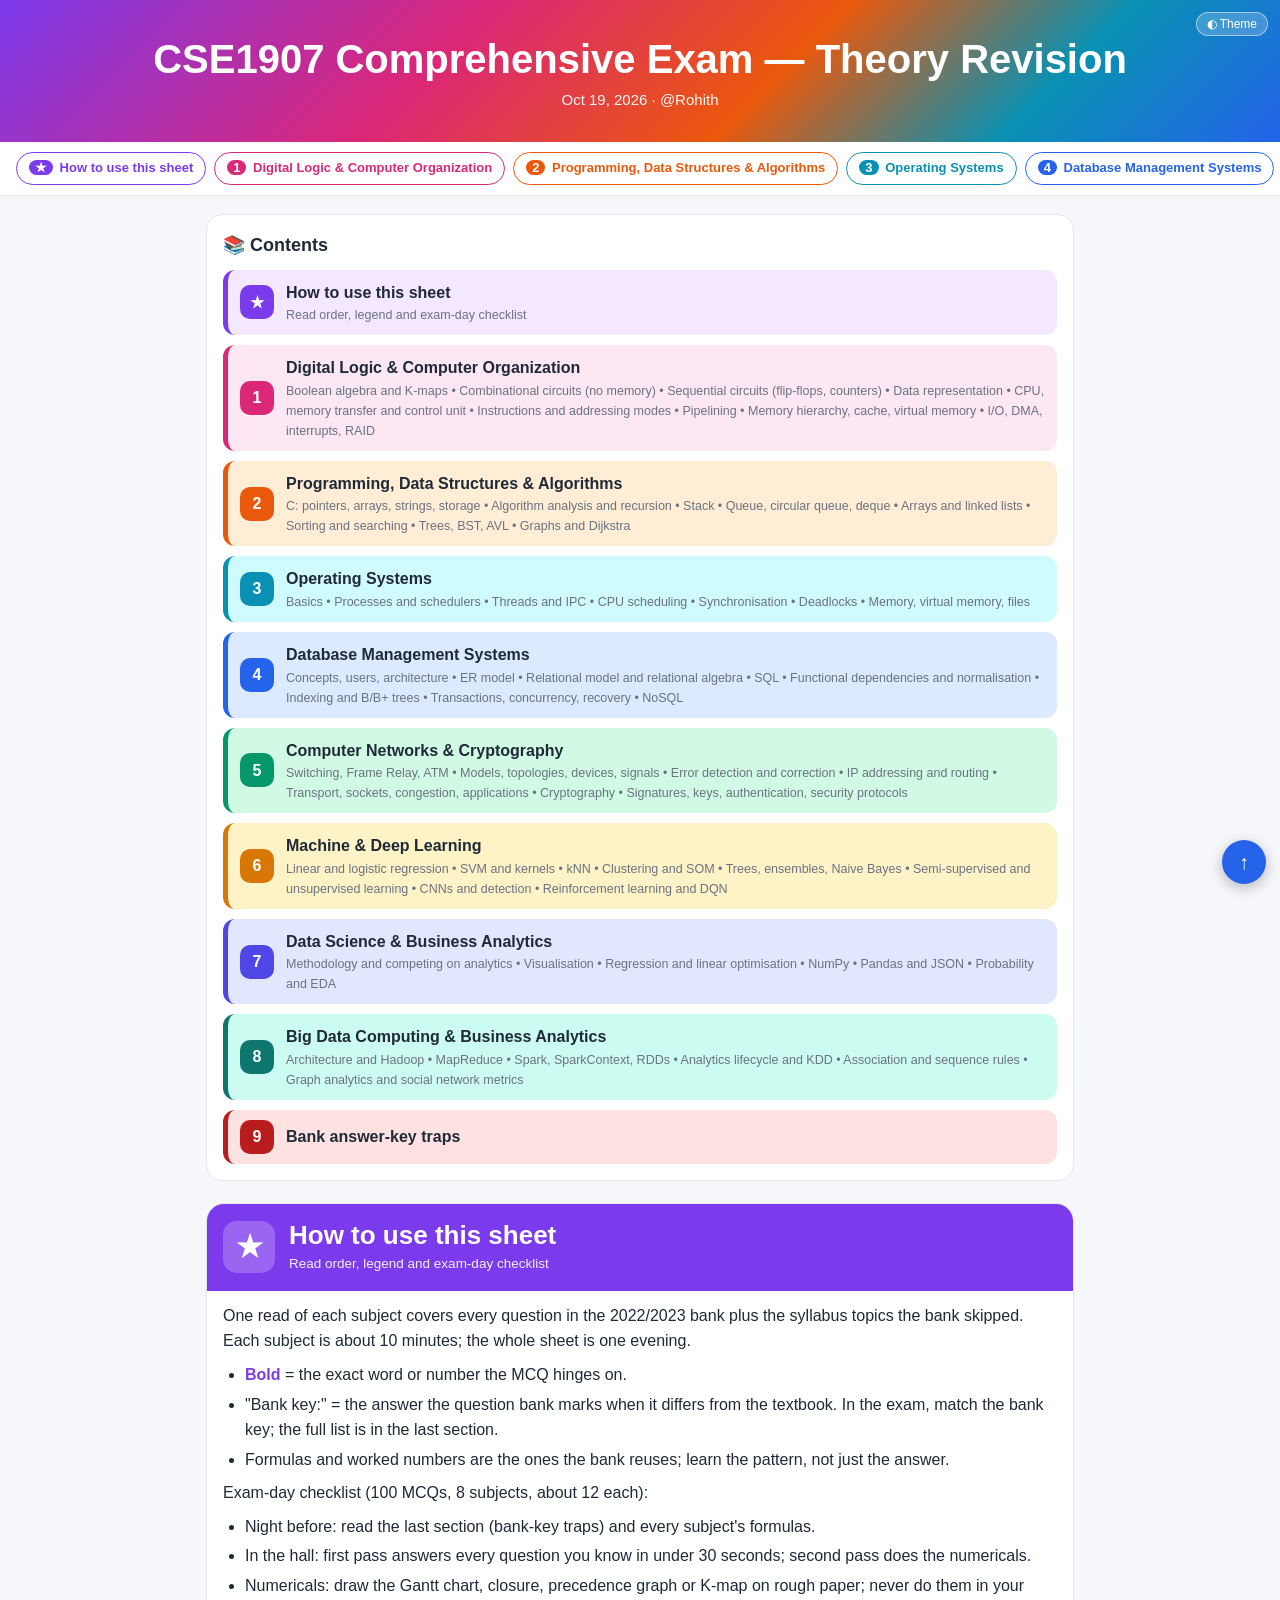
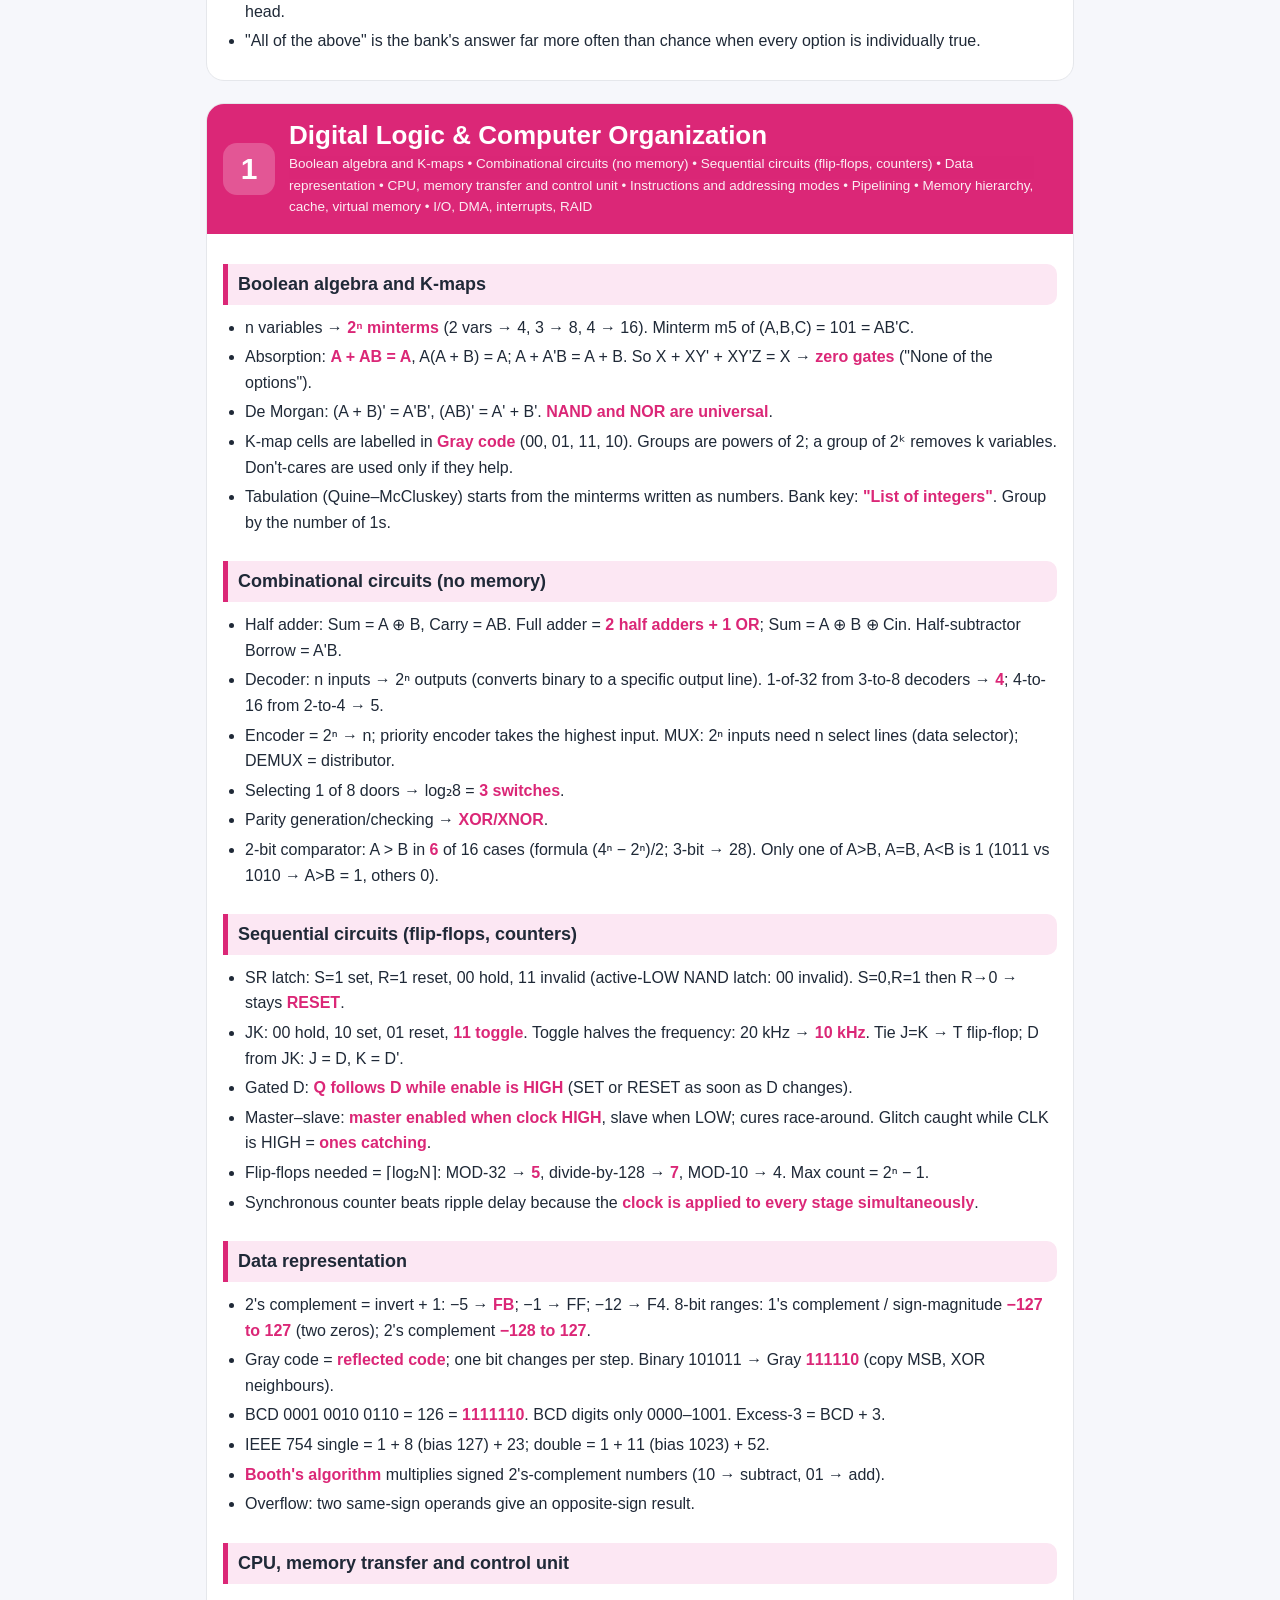
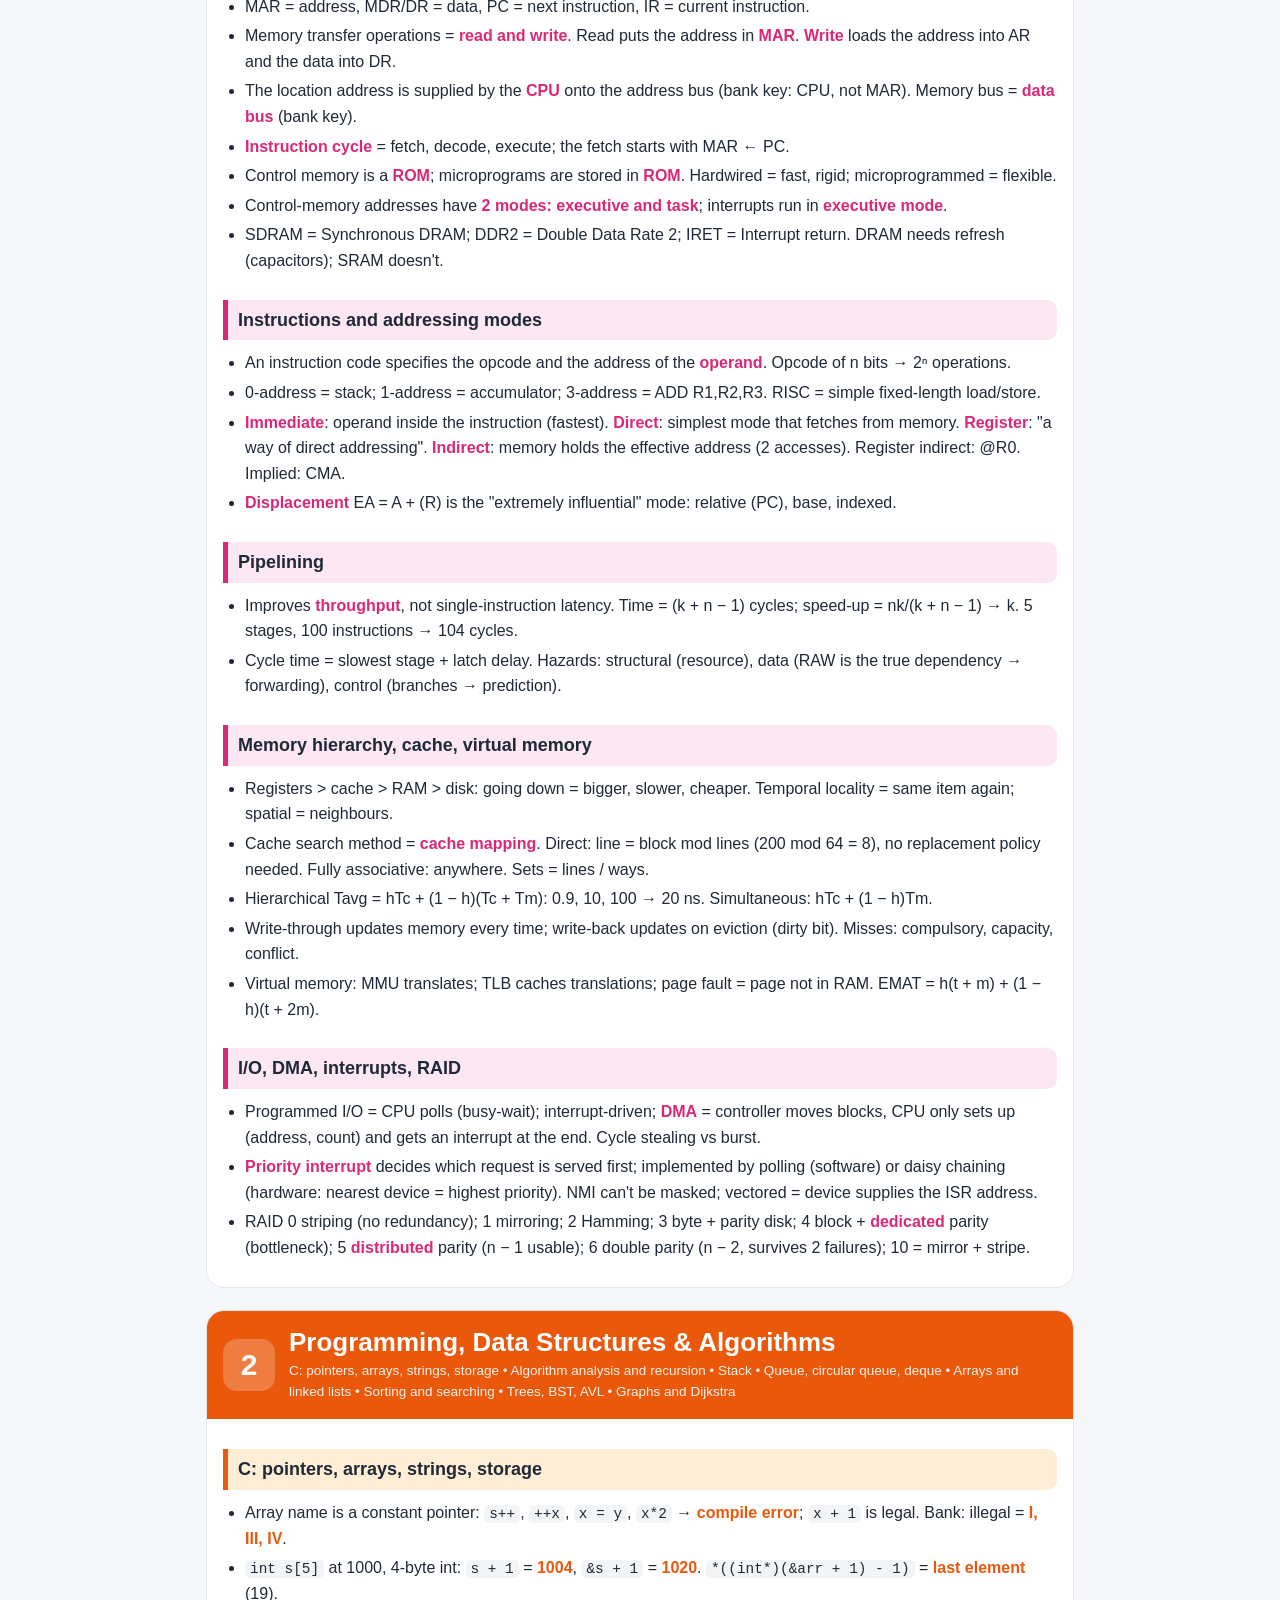
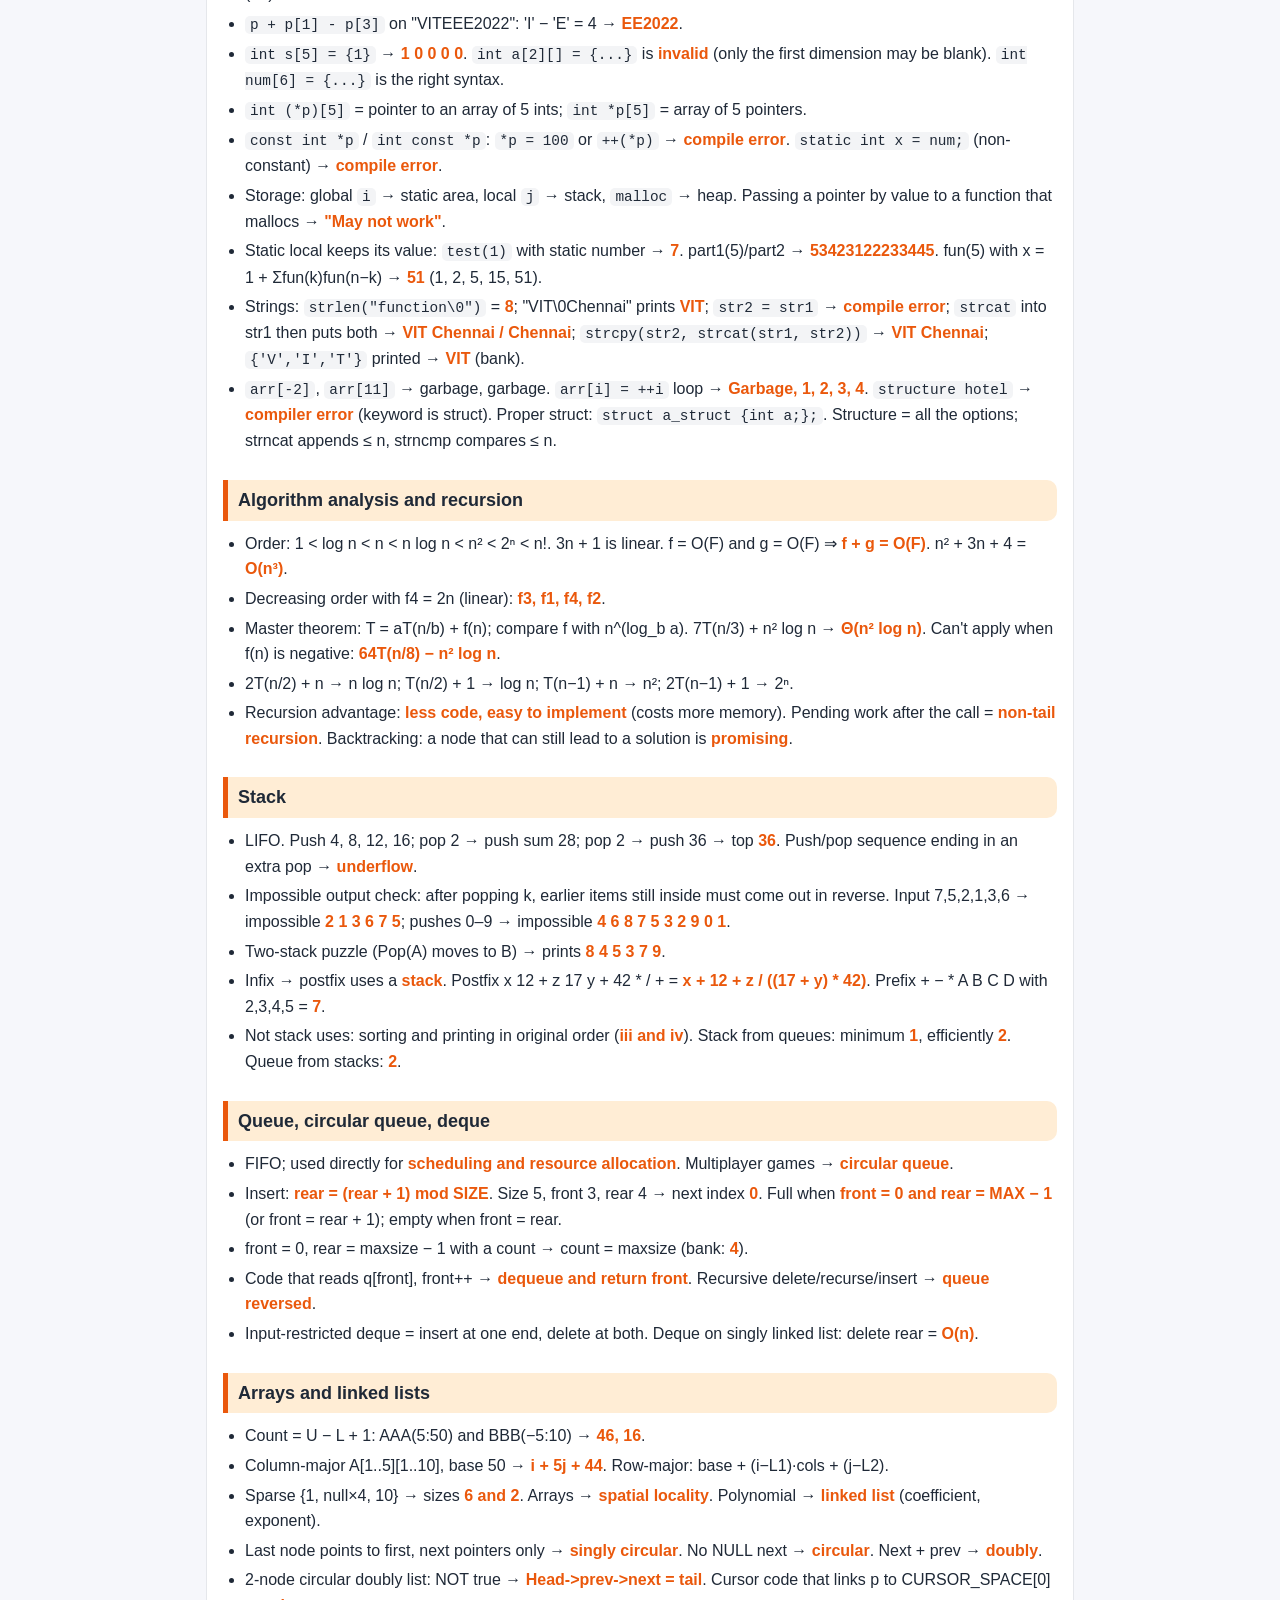
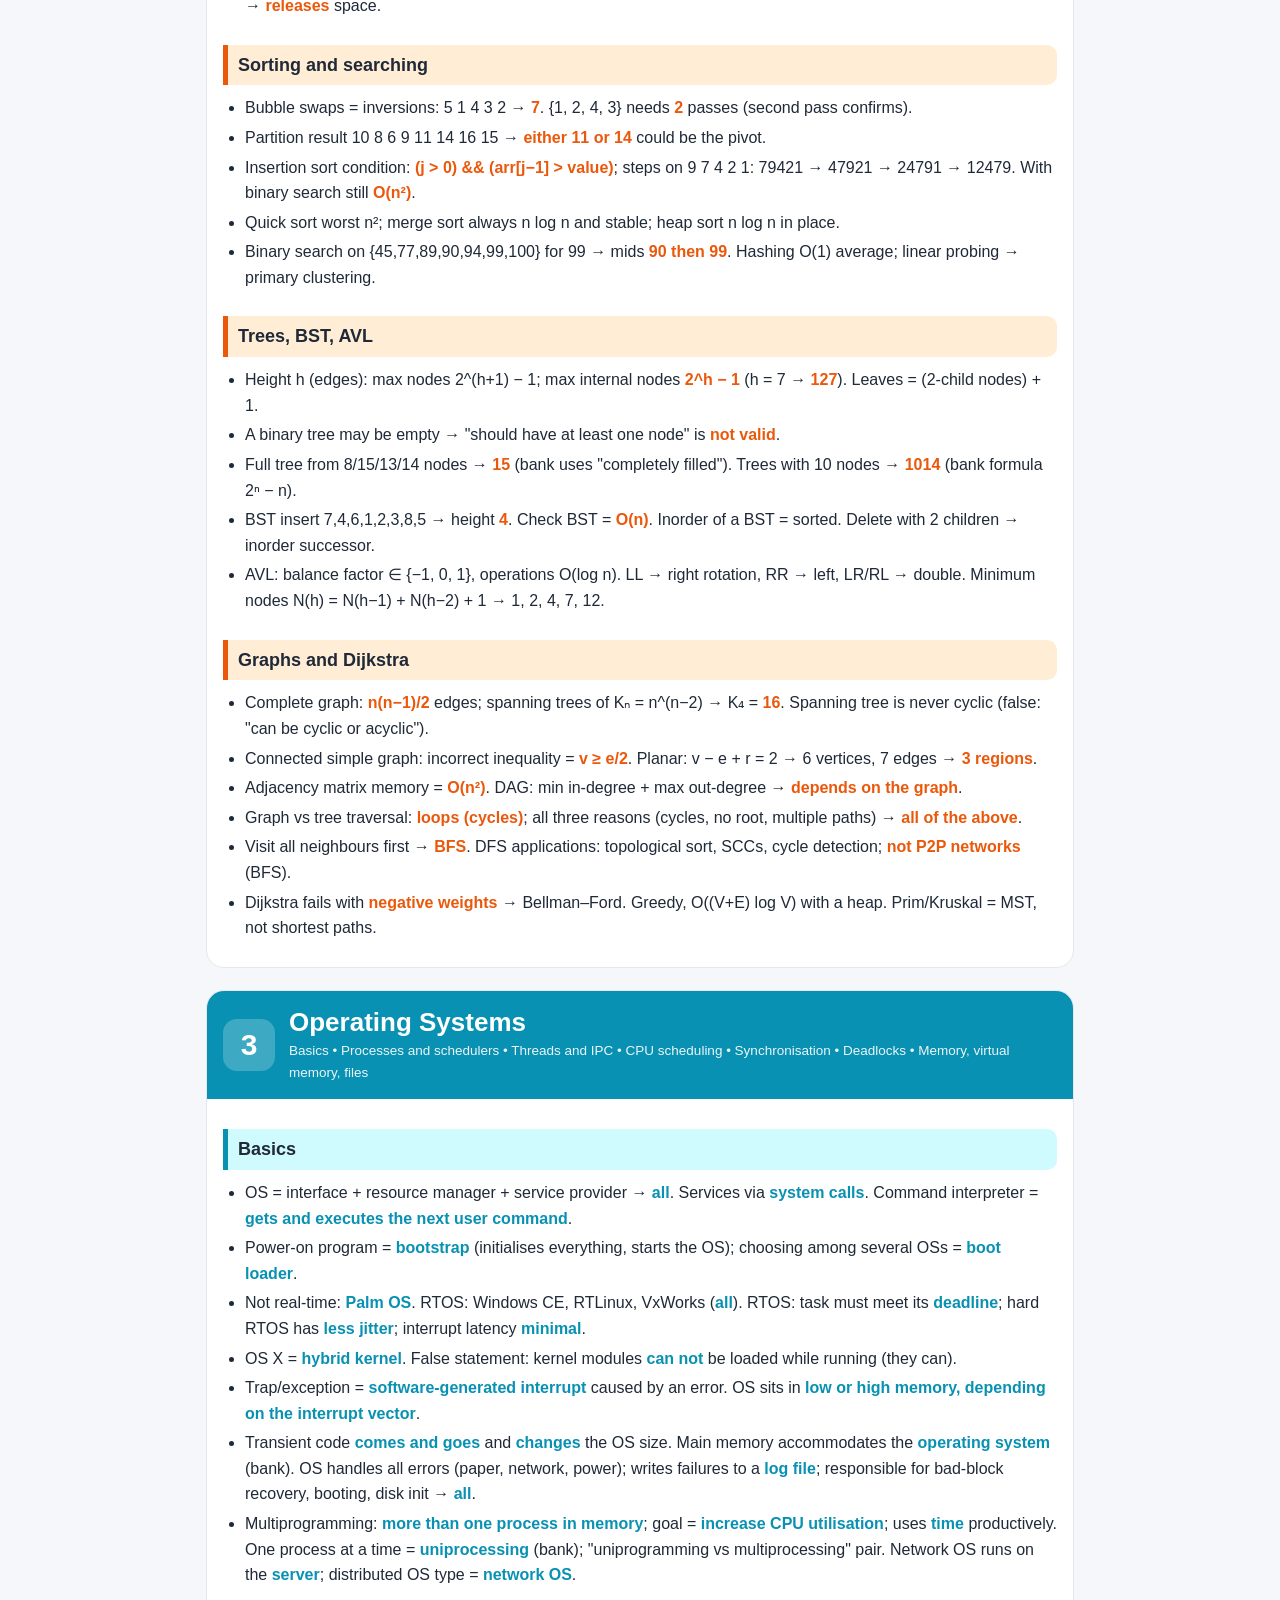
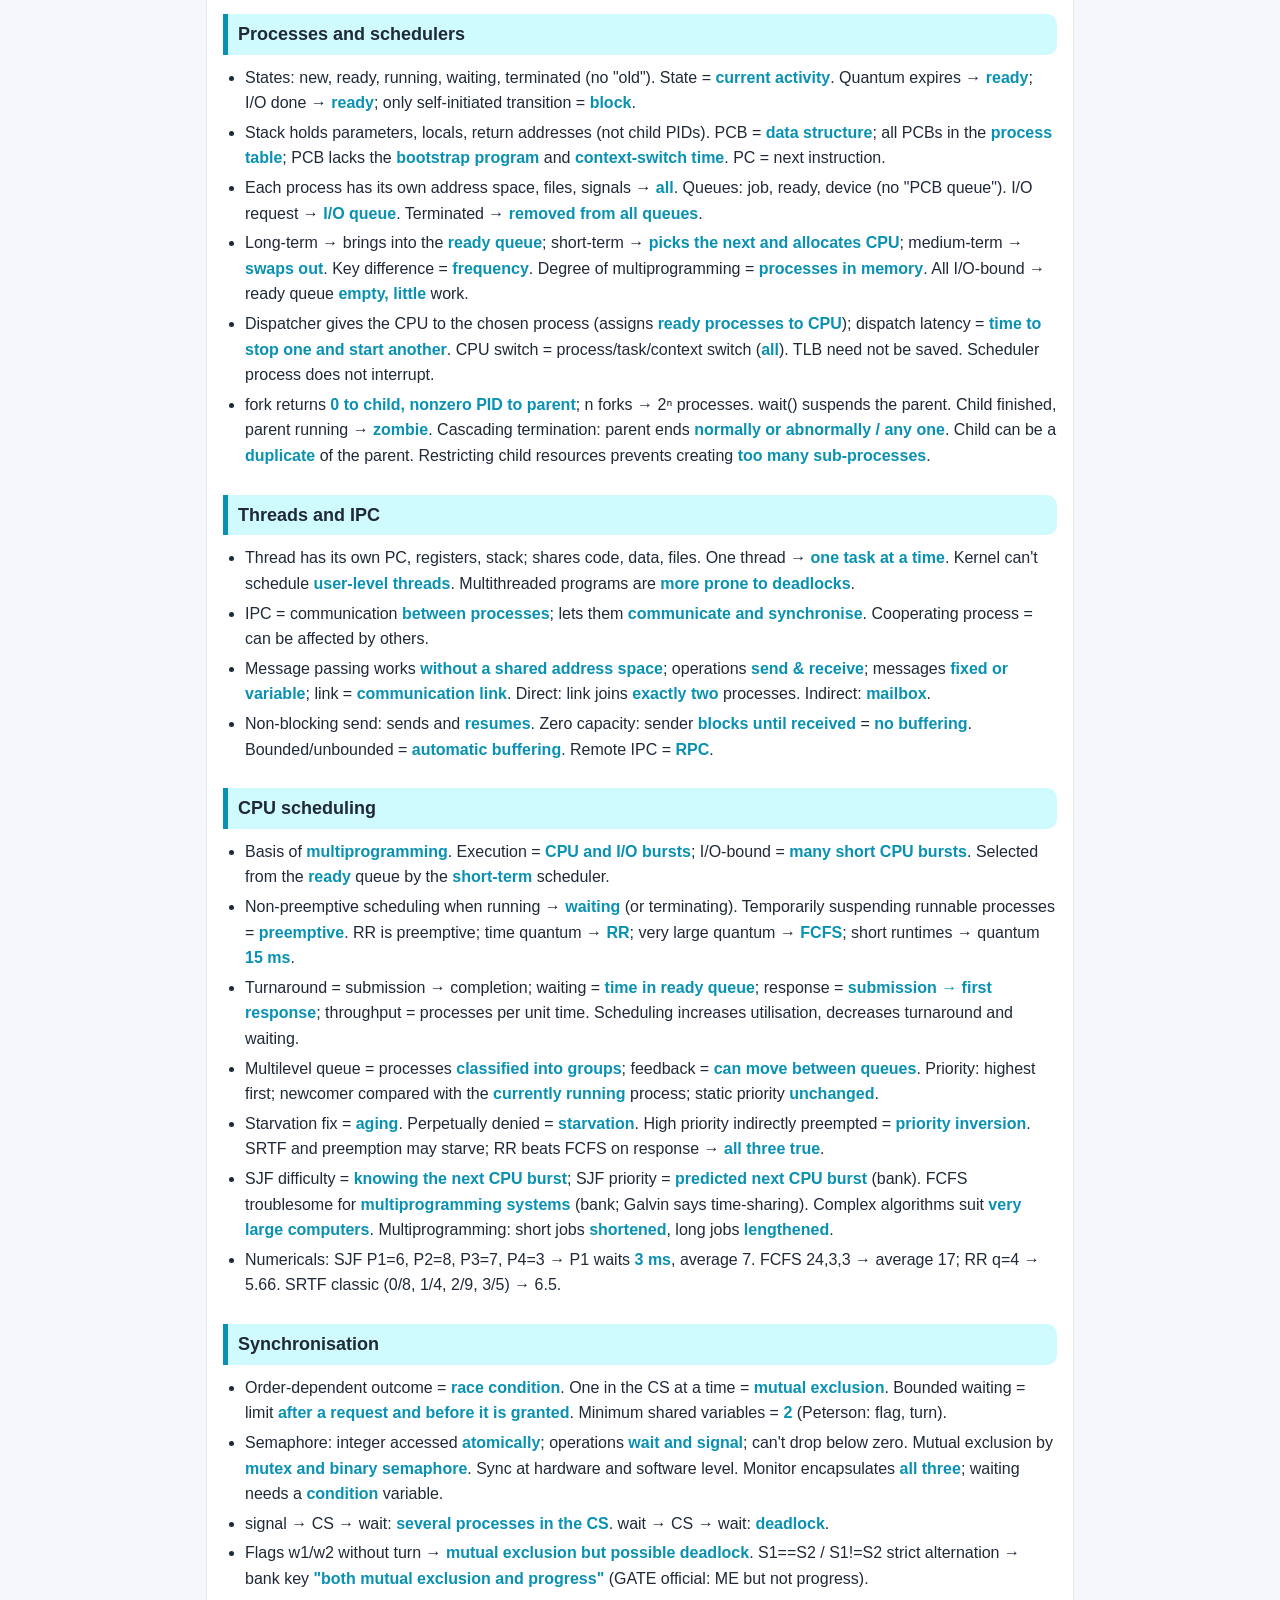
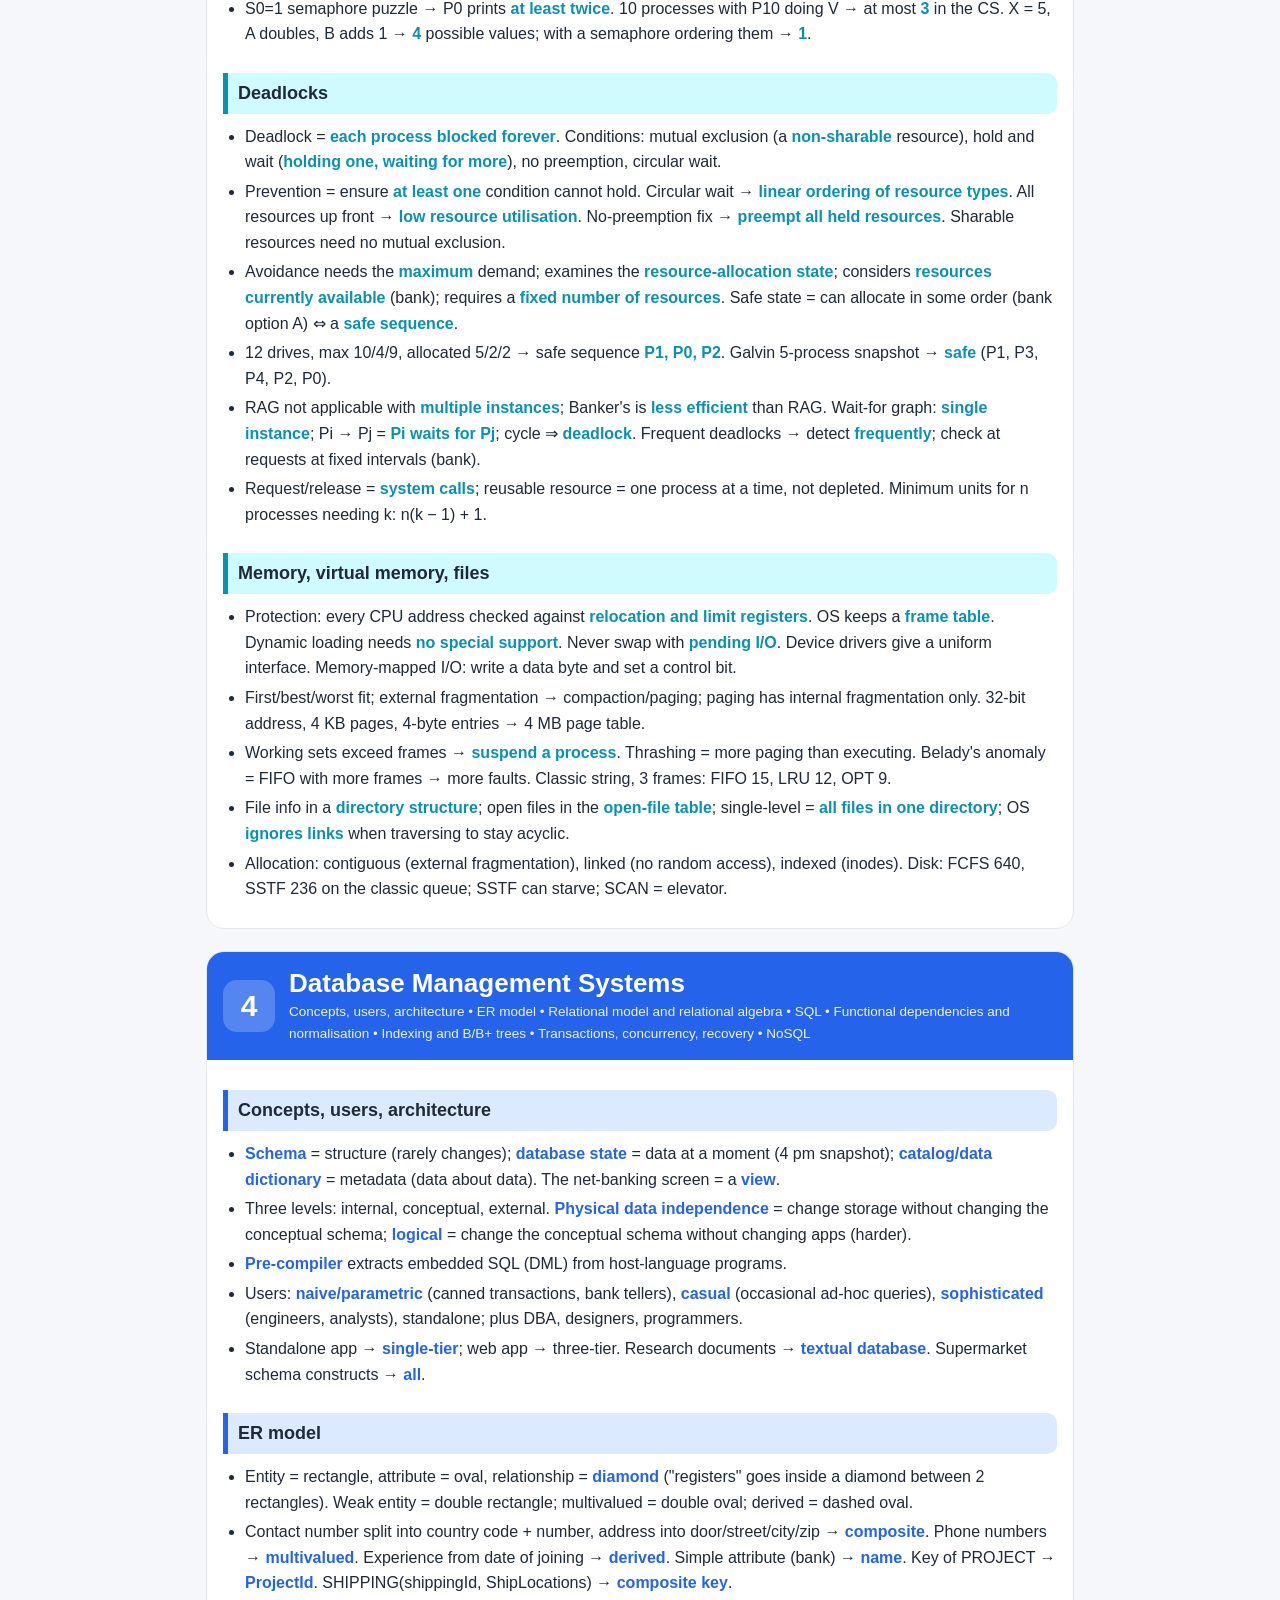
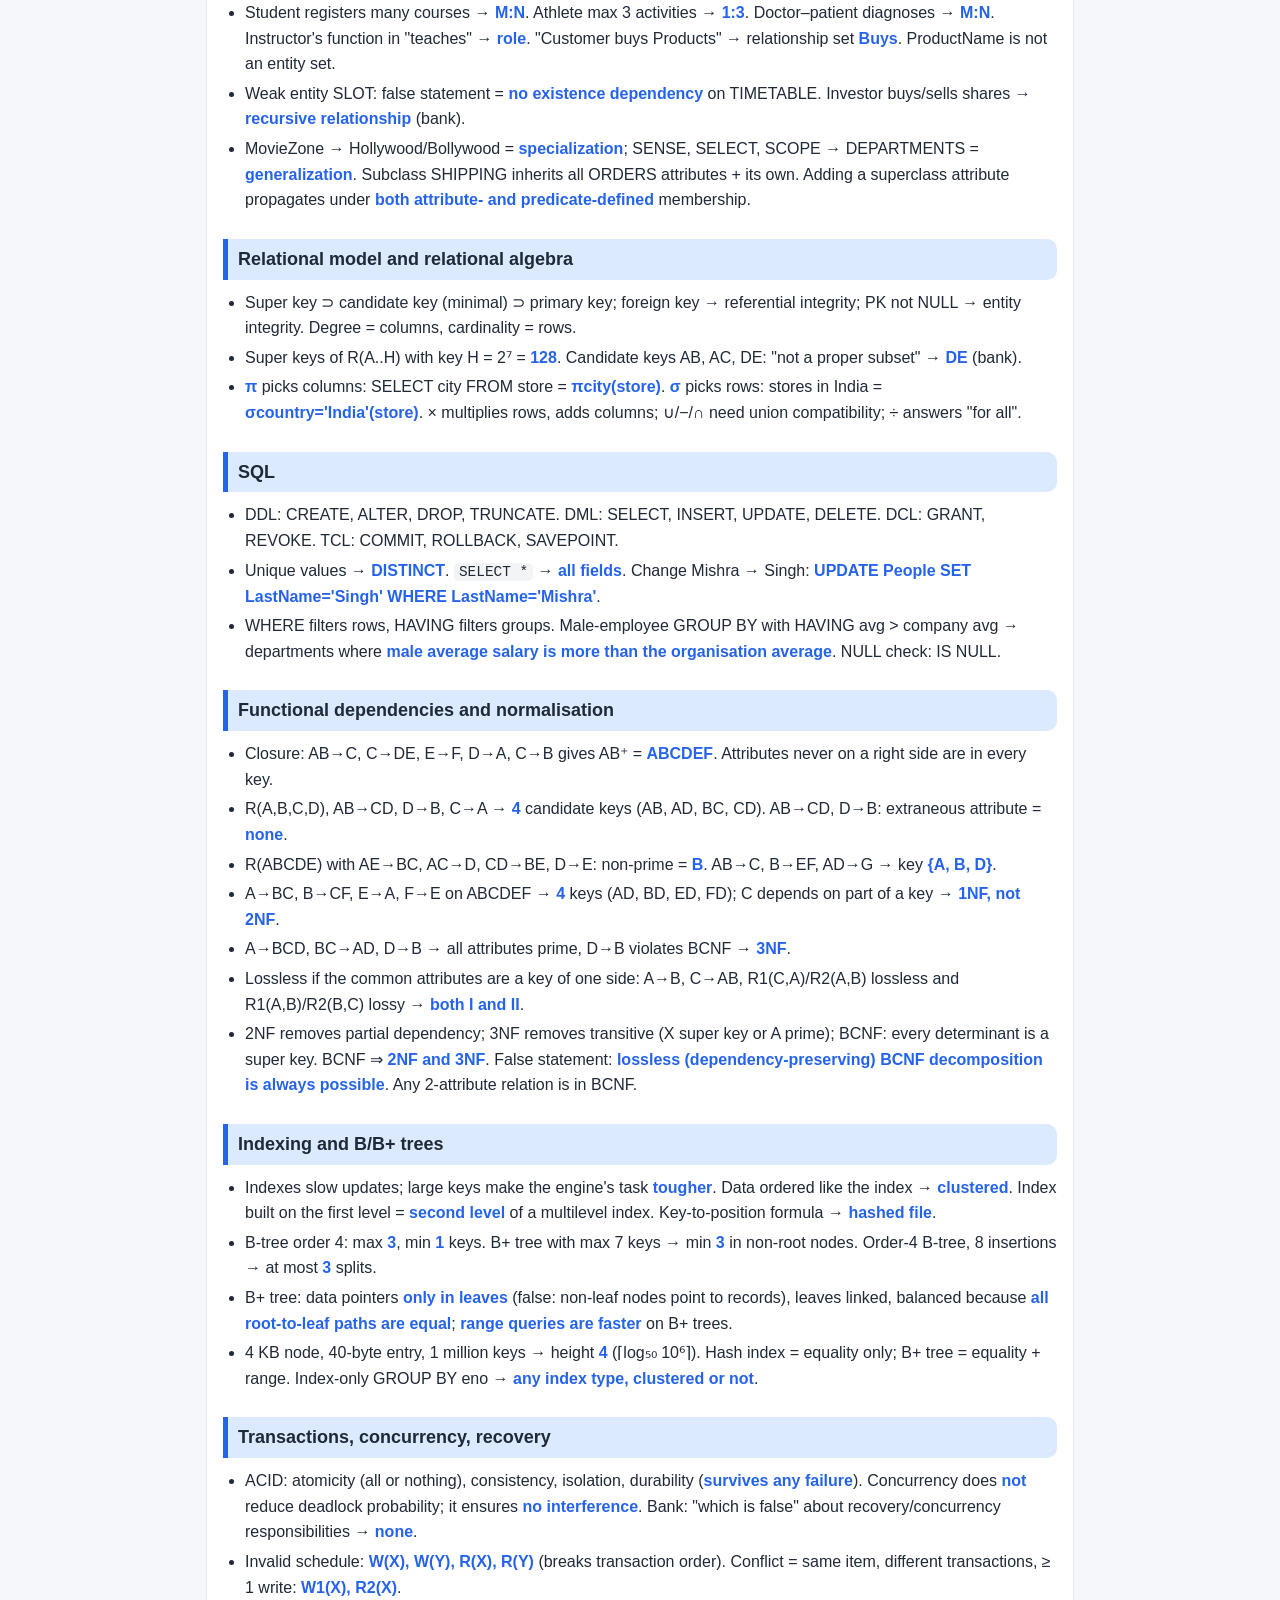
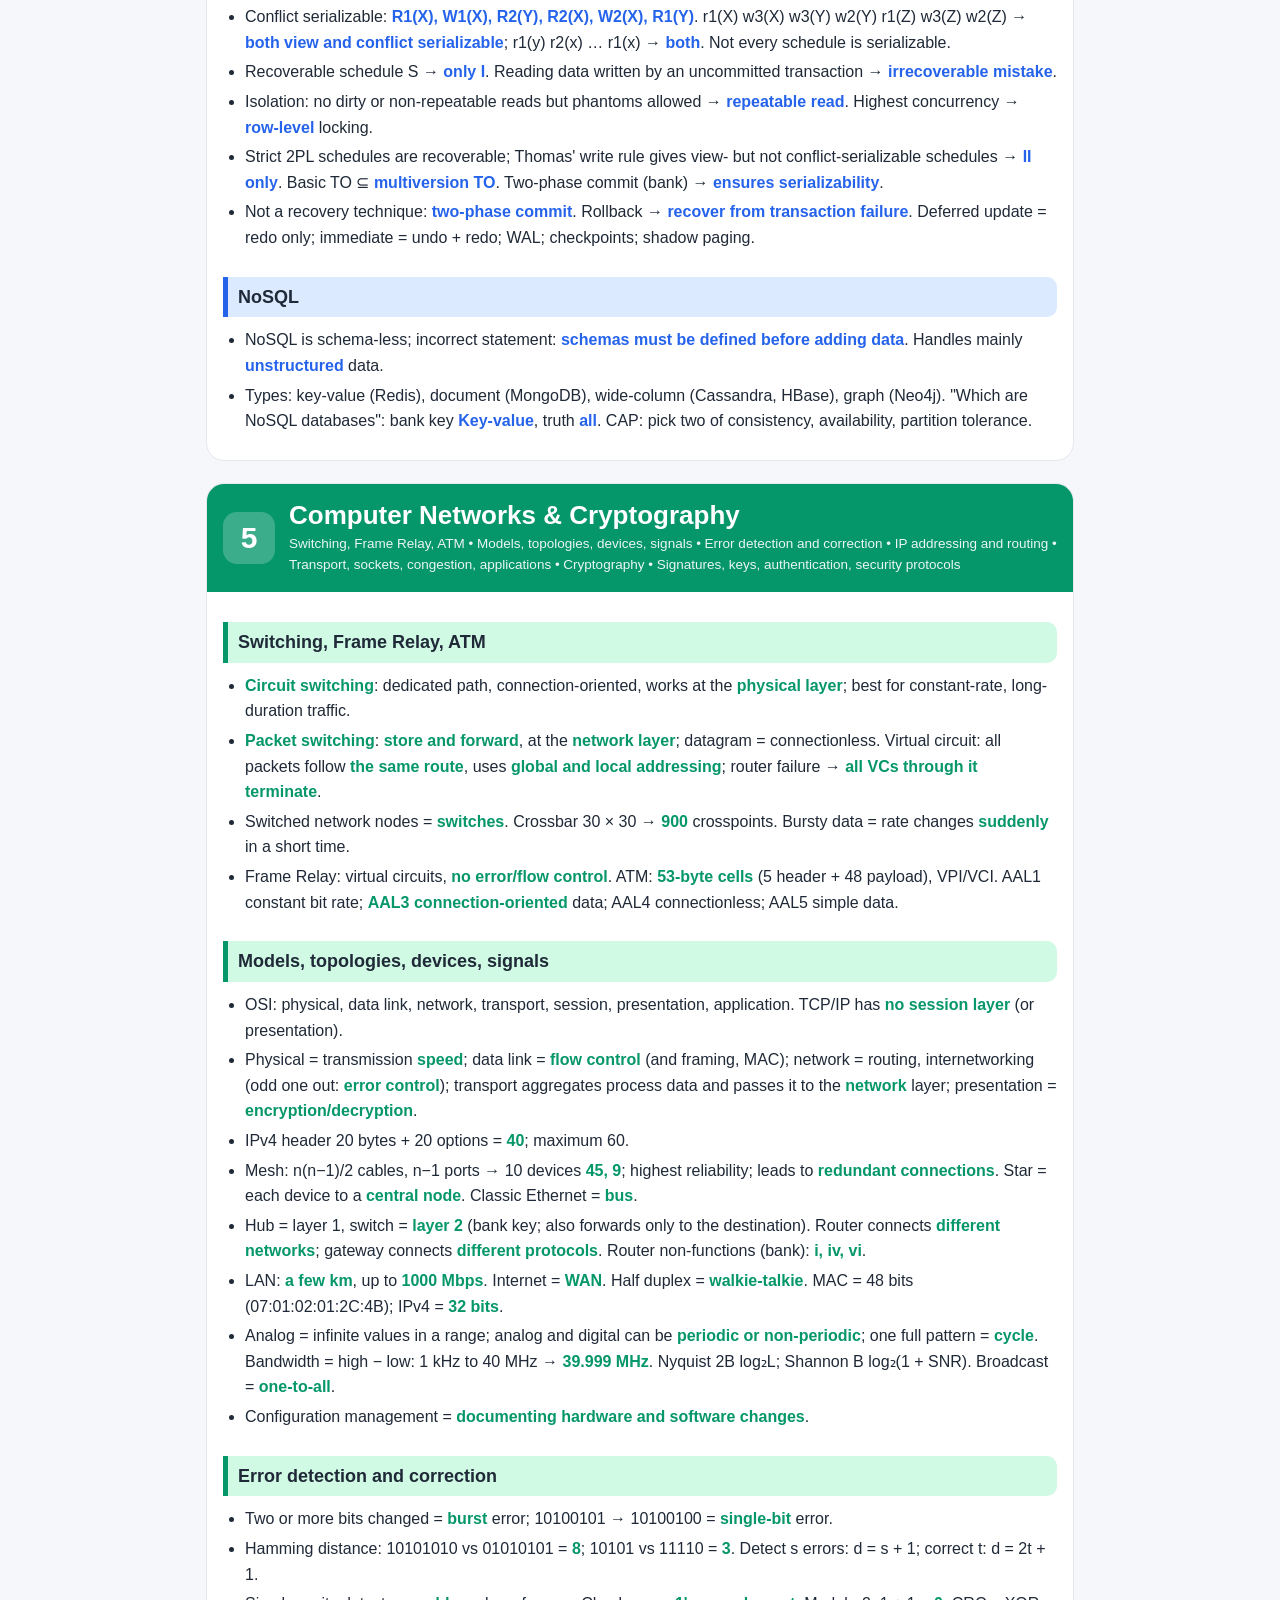
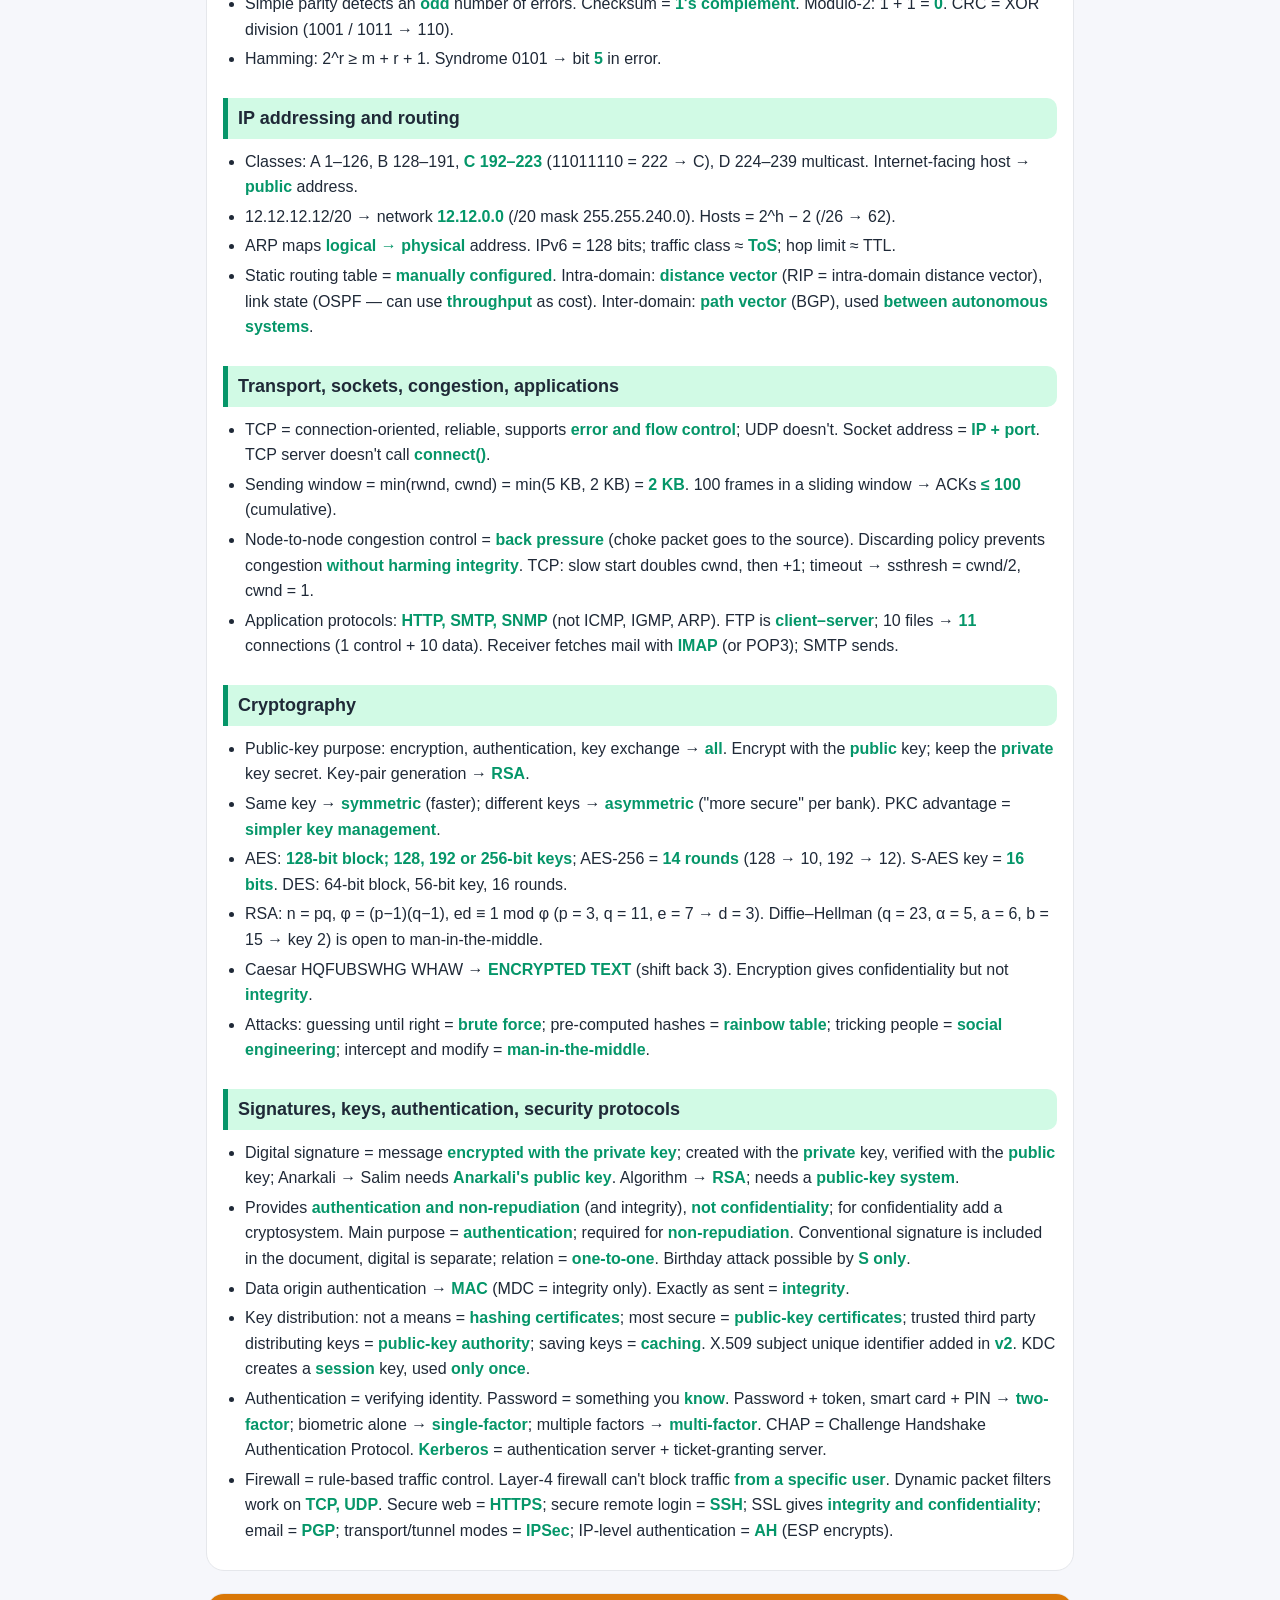
<file: revision/CSE1907_Theory_Revision.html>
<!DOCTYPE html><html lang="en"><head><meta charset="utf-8"><meta name="viewport" content="width=device-width,initial-scale=1"><title>CSE1907 Comprehensive Exam — Theory Revision</title><style>
:root{--bg:#f6f7fb;--card:#fff;--ink:#1f2937;--mut:#6b7280;--line:#e5e7eb;--mark:#fde68a;--code:#f3f4f6}
@media (prefers-color-scheme:dark){:root:not([data-theme=light]){--bg:#0f1117;--card:#181b24;--ink:#e5e7eb;--mut:#9ca3af;--line:#2d3240;--mark:#854d0e;--code:#262a36}}
:root[data-theme=dark]{--bg:#0f1117;--card:#181b24;--ink:#e5e7eb;--mut:#9ca3af;--line:#2d3240;--mark:#854d0e;--code:#262a36}
*{box-sizing:border-box}html{scroll-behavior:smooth;scroll-padding-top:64px}
body{margin:0;background:var(--bg);color:var(--ink);font:16px/1.6 -apple-system,BlinkMacSystemFont,"Segoe UI",Roboto,"Noto Sans",sans-serif;-webkit-text-size-adjust:100%}
.wrap{max-width:900px;margin:0 auto;padding:0 16px 80px}
.hero{position:relative;background:linear-gradient(135deg,#7c3aed,#db2777 35%,#ea580c 60%,#0891b2 80%,#2563eb);color:#fff;padding:36px 16px 30px;text-align:center}
.hero h1{margin:0 0 6px;font-size:clamp(26px,6vw,40px);line-height:1.15}.hero p{margin:0 auto;max-width:640px;opacity:.95;font-size:15px}
.nav{position:sticky;top:0;z-index:5;background:var(--card);border-bottom:1px solid var(--line);display:flex;gap:8px;overflow-x:auto;padding:10px 16px;scrollbar-width:none}.nav::-webkit-scrollbar{display:none}
.nav a{flex:0 0 auto;text-decoration:none;color:var(--c);border:1.5px solid var(--c);border-radius:999px;padding:5px 12px;font-size:13px;font-weight:600;white-space:nowrap}.nav a b{background:var(--c);color:#fff;border-radius:999px;padding:0 6px;margin-right:3px}
.intro{background:var(--card);border:1px solid var(--line);border-radius:16px;padding:16px;margin:18px 0}.intro h2{margin:0 0 10px;font-size:18px}
.tocg{display:grid;gap:10px}.tc{display:flex;gap:12px;align-items:center;text-decoration:none;color:var(--ink);background:var(--s);border-left:5px solid var(--c);border-radius:12px;padding:10px 12px}
:root[data-dark] .tc{background:color-mix(in srgb,var(--c) 18%,var(--card))}.tc small{display:block;color:var(--mut);font-size:12.5px}
.tn{background:var(--c);color:#fff;font-weight:800;border-radius:10px;min-width:34px;height:34px;display:grid;place-items:center}
.legend{display:flex;flex-wrap:wrap;gap:6px;margin-top:12px}.lg{background:var(--bx);color:var(--bc);border:1px solid var(--bc);border-radius:8px;padding:3px 8px;font-size:12px;font-weight:700}.lg i{font-style:normal;margin-right:4px}.lgm{color:var(--ink);border-color:var(--line);font-weight:500}
section{background:var(--card);border:1px solid var(--line);border-radius:18px;margin:22px 0;overflow:hidden}
.sech{display:flex;gap:14px;align-items:center;background:var(--c);color:#fff;padding:16px}.sech h2{margin:0;font-size:clamp(20px,5vw,26px);line-height:1.2}.sech p{margin:2px 0 0;opacity:.92;font-size:13.5px}
.snum{font-size:30px;font-weight:900;background:rgba(255,255,255,.22);border-radius:14px;min-width:52px;height:52px;display:grid;place-items:center}.secb{padding:4px 16px 18px}
h3{font-size:18px;margin:26px 0 10px;padding:6px 10px;border-left:5px solid var(--c);background:var(--s);border-radius:0 10px 10px 0}:root[data-dark] h3{background:color-mix(in srgb,var(--c) 22%,var(--card))}
p{margin:8px 0}ul,ol{padding-left:22px;margin:8px 0}li{margin:4px 0}
strong{color:var(--c)}:root[data-dark] strong{color:color-mix(in srgb,var(--c) 55%,#fff)}
mark{background:var(--mark);color:inherit;padding:1px 4px;border-radius:4px;font-weight:600}code{background:var(--code);padding:1px 5px;border-radius:5px;font-size:.9em}
.tw{overflow-x:auto;margin:12px 0;border-radius:12px;border:1px solid var(--line)}table{border-collapse:collapse;width:100%;font-size:14.5px}table.sm{font-size:13px}
th{background:var(--c);color:#fff;text-align:left;padding:8px 10px;white-space:nowrap}th strong,th mark{color:#fff}td{padding:8px 10px;border-top:1px solid var(--line);vertical-align:top;min-width:70px}
tbody tr:nth-child(even) td{background:color-mix(in srgb,var(--c) 6%,transparent)}td.c0{font-weight:600}
.box{border-left:5px solid var(--bc);background:var(--bx);border-radius:12px;margin:14px 0;overflow:hidden}.bh{display:flex;flex-wrap:wrap;align-items:center;gap:8px;padding:9px 12px 4px}
.bi{background:var(--bc);color:#fff;width:24px;height:24px;border-radius:50%;display:grid;place-items:center;font-weight:800;font-size:13px}.bl{font-size:11px;font-weight:800;letter-spacing:.8px;color:var(--bc)}.bt{font-weight:700;flex:1 1 200px}
.bb{padding:0 14px 10px}.bb p,.bb li{margin:5px 0}.mono{font-family:"Cambria Math","STIX Two Math","Times New Roman",serif;font-size:16px}
.b-key{--bc:#b45309;--bx:#fef3c7} :root[data-dark] .b-key{--bx:#3a2a08}
.b-mn{--bc:#7c3aed;--bx:#ede9fe} :root[data-dark] .b-mn{--bx:#2a1f47}
.b-exam{--bc:#047857;--bx:#d1fae5} :root[data-dark] .b-exam{--bx:#0c3326}
.b-fix{--bc:#b91c1c;--bx:#fee2e2} :root[data-dark] .b-fix{--bx:#3b1414}
.b-f{--bc:#1d4ed8;--bx:#dbeafe} :root[data-dark] .b-f{--bx:#132a52}
.b-def{--bc:#0f766e;--bx:#ccfbf1} :root[data-dark] .b-def{--bx:#0c3230}
.prob{border:2px solid var(--c);border-radius:16px;margin:22px 0;overflow:hidden;background:var(--card)}
.ph{background:var(--c);color:#fff;padding:11px 14px;font-weight:800;font-size:16.5px;line-height:1.35}.ph strong,.ph mark{color:#fff;background:none}
.lbl{display:block;font-size:11px;font-weight:800;letter-spacing:.8px;margin-bottom:2px;color:var(--c)}
.pq{padding:10px 14px;background:var(--s);border-bottom:1px solid var(--line)}:root[data-dark] .pq{background:color-mix(in srgb,var(--c) 18%,var(--card))}
.pg{padding:8px 14px 4px;border-bottom:1px solid var(--line)}.pg ul{margin:4px 0}
.stp{margin:14px 10px;border:1px solid var(--line);border-left:5px solid var(--c);border-radius:12px;overflow:hidden}
.stph{display:flex;gap:10px;align-items:center;padding:9px 12px;background:var(--s)}:root[data-dark] .stph{background:color-mix(in srgb,var(--c) 18%,var(--card))}
.stn{background:var(--c);color:#fff;border-radius:999px;padding:2px 10px;font-size:11.5px;font-weight:800;white-space:nowrap}.stt{font-weight:700;line-height:1.35}
.why{margin:10px 12px 6px;padding:8px 12px;background:#fffbeb;border-left:4px solid #f59e0b;border-radius:8px;font-size:14.5px}:root[data-dark] .why{background:#3a2a08}.why b{color:#b45309}:root[data-dark] .why b{color:#fbbf24}
.work{margin:8px 12px 10px;padding:8px 12px;background:var(--code);border-radius:8px;font-family:"Cambria Math","STIX Two Math","Times New Roman",serif;font-size:16px;overflow-wrap:anywhere}
.work div{margin:3px 0}.work .res{margin-top:6px;padding-top:6px;border-top:1px dashed var(--mut);font-weight:700}
.stp .tw,.stp .mw,.stp pre{margin:8px 12px 12px}.stp .mw .tw{margin:0}
.pans{margin:12px 10px;padding:10px 14px;background:#dcfce7;border:2px solid #16a34a;border-radius:12px;font-weight:600}.pans .lbl{color:#15803d}:root[data-dark] .pans{background:#0d2a20}:root[data-dark] .pans .lbl{color:#4ade80}
.pmean{margin:0 10px 12px;padding:4px 12px 8px;font-size:14.5px;color:var(--mut)}
.mw{margin:12px 0}.mcap{font-weight:700;font-size:14px;margin-bottom:6px}.mtw{display:inline-block;max-width:100%;vertical-align:top}
table.mat{width:auto;border-collapse:collapse;font:600 15px/1.2 ui-monospace,Menlo,Consolas,monospace}
table.mat th{text-align:center;padding:8px 10px;white-space:nowrap}table.mat tbody th{background:var(--c);color:#fff}
table.mat tbody tr td{border:1px solid var(--line);text-align:center;min-width:46px;padding:5px 8px;background:var(--card)}
table.mat td .ar{display:block;font-size:11px;color:var(--mut);line-height:1.1;min-height:12px}
table.mat tbody tr td.hl{background:#bbf7d0}:root[data-dark] table.mat tbody tr td.hl{background:#14532d}
table.mat tbody tr td.fo{background:#fde68a;box-shadow:inset 0 0 0 3px #d97706}:root[data-dark] table.mat tbody tr td.fo{background:#713f12}
.mnote{font-size:13px;color:var(--mut);margin-top:5px}
.stp table:not(.mat){font-size:13.5px}.stp table:not(.mat) th,.stp table:not(.mat) td{padding:6px 7px;min-width:0}
@media (max-width:640px){table.stk thead{display:none}table.stk,table.stk tbody,table.stk tr,table.stk td{display:block;width:100%}
table.stk tr{border-bottom:3px solid var(--c)}table.stk tbody tr:nth-child(even) td{background:transparent}
table.stk td{display:grid;grid-template-columns:38% 1fr;gap:8px;border-top:1px solid var(--line);min-width:0;padding:6px 10px}
table.stk td::before{content:attr(data-l);font-weight:700;font-size:12px;color:var(--c);overflow-wrap:anywhere}
table.stk td.c0{background:var(--s);grid-template-columns:1fr}table.stk td.c0::before{display:none}:root[data-dark] table.stk td.c0{background:color-mix(in srgb,var(--c) 18%,var(--card))}
.stw{overflow-x:visible}}
table.mat th{font:700 13px/1.25 -apple-system,BlinkMacSystemFont,"Segoe UI",Roboto,sans-serif;white-space:normal;max-width:110px}


.pc{margin:16px 0;border:1px solid var(--line);border-radius:14px;overflow:hidden}.pct{padding:9px 12px;font-weight:800;background:var(--s)}:root[data-dark] .pct{background:color-mix(in srgb,var(--c) 22%,var(--card))}
.pcg{display:grid;grid-template-columns:1fr 1fr}.pro,.con{padding:6px 12px 10px}.pro{background:#ecfdf5}.con{background:#fef2f2}:root[data-dark] .pro{background:#0d2a20}:root[data-dark] .con{background:#2e1313}
.pro .pch{color:#047857}.con .pch{color:#b91c1c}.pch{font-weight:800;margin:4px 0}@media (max-width:640px){.pcg{grid-template-columns:1fr}}
pre{background:#111827;color:#e5e7eb;padding:12px 14px;border-radius:12px;overflow-x:auto;font:12.5px/1.45 ui-monospace,Menlo,Consolas,monospace;margin:12px 0}
.steps{margin:14px 0;border:1px dashed var(--c);border-radius:14px;padding:10px 12px}.st{font-weight:800;color:var(--c);margin-bottom:6px}
.sl{list-style:none;padding:0;margin:0}.sl li{display:flex;gap:10px;margin:0;padding:8px 0;border-top:1px solid var(--line)}.sl li:first-child{border-top:0}
.sn{flex:0 0 26px;height:26px;border-radius:50%;background:var(--c);color:#fff;font-weight:800;font-size:13px;display:grid;place-items:center}.sc{min-width:0}.sh{font-weight:700}.sx{margin:2px 0;overflow-wrap:anywhere}
.top{position:fixed;right:14px;bottom:16px;background:#2563eb;color:#fff;border-radius:50%;width:44px;height:44px;display:grid;place-items:center;text-decoration:none;font-size:20px;box-shadow:0 4px 14px rgba(0,0,0,.25)}
.theme{position:absolute;right:12px;top:12px;background:rgba(255,255,255,.2);border:1px solid rgba(255,255,255,.5);color:#fff;border-radius:999px;padding:4px 10px;font-size:12px;cursor:pointer}
footer{text-align:center;color:var(--mut);font-size:13px;margin-top:30px}@media print{.nav,.top,.theme{display:none}}
</style></head><body>
<div class="hero"><button class="theme" onclick="tg()">◐ Theme</button><h1>CSE1907 Comprehensive Exam — Theory Revision</h1><p>Oct 19, 2026 · @Rohith</p></div><nav class="nav"><a href="#s0" style="--c:#7c3aed"><b>★</b> How to use this sheet</a><a href="#s1" style="--c:#db2777"><b>1</b> Digital Logic &amp; Computer Organization</a><a href="#s2" style="--c:#ea580c"><b>2</b> Programming, Data Structures &amp; Algorithms</a><a href="#s3" style="--c:#0891b2"><b>3</b> Operating Systems</a><a href="#s4" style="--c:#2563eb"><b>4</b> Database Management Systems</a><a href="#s5" style="--c:#059669"><b>5</b> Computer Networks &amp; Cryptography</a><a href="#s6" style="--c:#d97706"><b>6</b> Machine &amp; Deep Learning</a><a href="#s7" style="--c:#4f46e5"><b>7</b> Data Science &amp; Business Analytics</a><a href="#s8" style="--c:#0f766e"><b>8</b> Big Data Computing &amp; Business Analytics</a><a href="#s9" style="--c:#b91c1c"><b>9</b> Bank answer-key traps</a></nav>
<div class="wrap"><div class="intro"><h2>📚 Contents</h2><div class="tocg"><a class="tc" href="#s0" style="--c:#7c3aed;--s:#f3e8ff"><span class="tn">★</span><span><b>How to use this sheet</b><small>Read order, legend and exam-day checklist</small></span></a><a class="tc" href="#s1" style="--c:#db2777;--s:#fce7f3"><span class="tn">1</span><span><b>Digital Logic &amp; Computer Organization</b><small>Boolean algebra and K-maps • Combinational circuits (no memory) • Sequential circuits (flip-flops, counters) • Data representation • CPU, memory transfer and control unit • Instructions and addressing modes • Pipelining • Memory hierarchy, cache, virtual memory • I/O, DMA, interrupts, RAID</small></span></a><a class="tc" href="#s2" style="--c:#ea580c;--s:#ffedd5"><span class="tn">2</span><span><b>Programming, Data Structures &amp; Algorithms</b><small>C: pointers, arrays, strings, storage • Algorithm analysis and recursion • Stack • Queue, circular queue, deque • Arrays and linked lists • Sorting and searching • Trees, BST, AVL • Graphs and Dijkstra</small></span></a><a class="tc" href="#s3" style="--c:#0891b2;--s:#cffafe"><span class="tn">3</span><span><b>Operating Systems</b><small>Basics • Processes and schedulers • Threads and IPC • CPU scheduling • Synchronisation • Deadlocks • Memory, virtual memory, files</small></span></a><a class="tc" href="#s4" style="--c:#2563eb;--s:#dbeafe"><span class="tn">4</span><span><b>Database Management Systems</b><small>Concepts, users, architecture • ER model • Relational model and relational algebra • SQL • Functional dependencies and normalisation • Indexing and B/B+ trees • Transactions, concurrency, recovery • NoSQL</small></span></a><a class="tc" href="#s5" style="--c:#059669;--s:#d1fae5"><span class="tn">5</span><span><b>Computer Networks &amp; Cryptography</b><small>Switching, Frame Relay, ATM • Models, topologies, devices, signals • Error detection and correction • IP addressing and routing • Transport, sockets, congestion, applications • Cryptography • Signatures, keys, authentication, security protocols</small></span></a><a class="tc" href="#s6" style="--c:#d97706;--s:#fef3c7"><span class="tn">6</span><span><b>Machine &amp; Deep Learning</b><small>Linear and logistic regression • SVM and kernels • kNN • Clustering and SOM • Trees, ensembles, Naive Bayes • Semi-supervised and unsupervised learning • CNNs and detection • Reinforcement learning and DQN</small></span></a><a class="tc" href="#s7" style="--c:#4f46e5;--s:#e0e7ff"><span class="tn">7</span><span><b>Data Science &amp; Business Analytics</b><small>Methodology and competing on analytics • Visualisation • Regression and linear optimisation • NumPy • Pandas and JSON • Probability and EDA</small></span></a><a class="tc" href="#s8" style="--c:#0f766e;--s:#ccfbf1"><span class="tn">8</span><span><b>Big Data Computing &amp; Business Analytics</b><small>Architecture and Hadoop • MapReduce • Spark, SparkContext, RDDs • Analytics lifecycle and KDD • Association and sequence rules • Graph analytics and social network metrics</small></span></a><a class="tc" href="#s9" style="--c:#b91c1c;--s:#fee2e2"><span class="tn">9</span><span><b>Bank answer-key traps</b><small></small></span></a></div></div><section id="s0" style="--c:#7c3aed;--s:#f3e8ff"><header class="sech"><span class="snum">★</span><div><h2>How to use this sheet</h2><p>Read order, legend and exam-day checklist</p></div></header><div class="secb"><p>One read of each subject covers every question in the 2022/2023 bank plus the syllabus topics the bank skipped. Each subject is about 10 minutes; the whole sheet is one evening.</p>
<ul><li><strong>Bold</strong> = the exact word or number the MCQ hinges on.</li><li>"Bank key:" = the answer the question bank marks when it differs from the textbook. In the exam, match the bank key; the full list is in the last section.</li><li>Formulas and worked numbers are the ones the bank reuses; learn the pattern, not just the answer.</li></ul>
<p>Exam-day checklist (100 MCQs, 8 subjects, about 12 each):</p>
<ul><li>Night before: read the last section (bank-key traps) and every subject's formulas.</li><li>In the hall: first pass answers every question you know in under 30 seconds; second pass does the numericals.</li><li>Numericals: draw the Gantt chart, closure, precedence graph or K-map on rough paper; never do them in your head.</li><li>"All of the above" is the bank's answer far more often than chance when every option is individually true.</li></ul></div></section>
<section id="s1" style="--c:#db2777;--s:#fce7f3"><header class="sech"><span class="snum">1</span><div><h2>Digital Logic &amp; Computer Organization</h2><p>Boolean algebra and K-maps • Combinational circuits (no memory) • Sequential circuits (flip-flops, counters) • Data representation • CPU, memory transfer and control unit • Instructions and addressing modes • Pipelining • Memory hierarchy, cache, virtual memory • I/O, DMA, interrupts, RAID</p></div></header><div class="secb"><h3>Boolean algebra and K-maps</h3>
<ul><li>n variables → <strong>2ⁿ minterms</strong> (2 vars → 4, 3 → 8, 4 → 16). Minterm m5 of (A,B,C) = 101 = AB'C.</li><li>Absorption: <strong>A + AB = A</strong>, A(A + B) = A; A + A'B = A + B. So X + XY' + XY'Z = X → <strong>zero gates</strong> ("None of the options").</li><li>De Morgan: (A + B)' = A'B', (AB)' = A' + B'. <strong>NAND and NOR are universal</strong>.</li><li>K-map cells are labelled in <strong>Gray code</strong> (00, 01, 11, 10). Groups are powers of 2; a group of 2ᵏ removes k variables. Don't-cares are used only if they help.</li><li>Tabulation (Quine–McCluskey) starts from the minterms written as numbers. Bank key: <strong>"List of integers"</strong>. Group by the number of 1s.</li></ul>
<h3>Combinational circuits (no memory)</h3>
<ul><li>Half adder: Sum = A ⊕ B, Carry = AB. Full adder = <strong>2 half adders + 1 OR</strong>; Sum = A ⊕ B ⊕ Cin. Half-subtractor Borrow = A'B.</li><li>Decoder: n inputs → 2ⁿ outputs (converts binary to a specific output line). 1-of-32 from 3-to-8 decoders → <strong>4</strong>; 4-to-16 from 2-to-4 → 5.</li><li>Encoder = 2ⁿ → n; priority encoder takes the highest input. MUX: 2ⁿ inputs need n select lines (data selector); DEMUX = distributor.</li><li>Selecting 1 of 8 doors → log₂8 = <strong>3 switches</strong>.</li><li>Parity generation/checking → <strong>XOR/XNOR</strong>.</li><li>2-bit comparator: A &gt; B in <strong>6</strong> of 16 cases (formula (4ⁿ − 2ⁿ)/2; 3-bit → 28). Only one of A&gt;B, A=B, A&lt;B is 1 (1011 vs 1010 → A&gt;B = 1, others 0).</li></ul>
<h3>Sequential circuits (flip-flops, counters)</h3>
<ul><li>SR latch: S=1 set, R=1 reset, 00 hold, 11 invalid (active-LOW NAND latch: 00 invalid). S=0,R=1 then R→0 → stays <strong>RESET</strong>.</li><li>JK: 00 hold, 10 set, 01 reset, <strong>11 toggle</strong>. Toggle halves the frequency: 20 kHz → <strong>10 kHz</strong>. Tie J=K → T flip-flop; D from JK: J = D, K = D'.</li><li>Gated D: <strong>Q follows D while enable is HIGH</strong> (SET or RESET as soon as D changes).</li><li>Master–slave: <strong>master enabled when clock HIGH</strong>, slave when LOW; cures race-around. Glitch caught while CLK is HIGH = <strong>ones catching</strong>.</li><li>Flip-flops needed = ⌈log₂N⌉: MOD-32 → <strong>5</strong>, divide-by-128 → <strong>7</strong>, MOD-10 → 4. Max count = 2ⁿ − 1.</li><li>Synchronous counter beats ripple delay because the <strong>clock is applied to every stage simultaneously</strong>.</li></ul>
<h3>Data representation</h3>
<ul><li>2's complement = invert + 1: −5 → <strong>FB</strong>; −1 → FF; −12 → F4. 8-bit ranges: 1's complement / sign-magnitude <strong>−127 to 127</strong> (two zeros); 2's complement <strong>−128 to 127</strong>.</li><li>Gray code = <strong>reflected code</strong>; one bit changes per step. Binary 101011 → Gray <strong>111110</strong> (copy MSB, XOR neighbours).</li><li>BCD 0001 0010 0110 = 126 = <strong>1111110</strong>. BCD digits only 0000–1001. Excess-3 = BCD + 3.</li><li>IEEE 754 single = 1 + 8 (bias 127) + 23; double = 1 + 11 (bias 1023) + 52.</li><li><strong>Booth's algorithm</strong> multiplies signed 2's-complement numbers (10 → subtract, 01 → add).</li><li>Overflow: two same-sign operands give an opposite-sign result.</li></ul>
<h3>CPU, memory transfer and control unit</h3>
<ul><li>MAR = address, MDR/DR = data, PC = next instruction, IR = current instruction.</li><li>Memory transfer operations = <strong>read and write</strong>. Read puts the address in <strong>MAR</strong>. <strong>Write</strong> loads the address into AR and the data into DR.</li><li>The location address is supplied by the <strong>CPU</strong> onto the address bus (bank key: CPU, not MAR). Memory bus = <strong>data bus</strong> (bank key).</li><li><strong>Instruction cycle</strong> = fetch, decode, execute; the fetch starts with MAR ← PC.</li><li>Control memory is a <strong>ROM</strong>; microprograms are stored in <strong>ROM</strong>. Hardwired = fast, rigid; microprogrammed = flexible.</li><li>Control-memory addresses have <strong>2 modes: executive and task</strong>; interrupts run in <strong>executive mode</strong>.</li><li>SDRAM = Synchronous DRAM; DDR2 = Double Data Rate 2; IRET = Interrupt return. DRAM needs refresh (capacitors); SRAM doesn't.</li></ul>
<h3>Instructions and addressing modes</h3>
<ul><li>An instruction code specifies the opcode and the address of the <strong>operand</strong>. Opcode of n bits → 2ⁿ operations.</li><li>0-address = stack; 1-address = accumulator; 3-address = ADD R1,R2,R3. RISC = simple fixed-length load/store.</li><li><strong>Immediate</strong>: operand inside the instruction (fastest). <strong>Direct</strong>: simplest mode that fetches from memory. <strong>Register</strong>: "a way of direct addressing". <strong>Indirect</strong>: memory holds the effective address (2 accesses). Register indirect: @R0. Implied: CMA.</li><li><strong>Displacement</strong> EA = A + (R) is the "extremely influential" mode: relative (PC), base, indexed.</li></ul>
<h3>Pipelining</h3>
<ul><li>Improves <strong>throughput</strong>, not single-instruction latency. Time = (k + n − 1) cycles; speed-up = nk/(k + n − 1) → k. 5 stages, 100 instructions → 104 cycles.</li><li>Cycle time = slowest stage + latch delay. Hazards: structural (resource), data (RAW is the true dependency → forwarding), control (branches → prediction).</li></ul>
<h3>Memory hierarchy, cache, virtual memory</h3>
<ul><li>Registers &gt; cache &gt; RAM &gt; disk: going down = bigger, slower, cheaper. Temporal locality = same item again; spatial = neighbours.</li><li>Cache search method = <strong>cache mapping</strong>. Direct: line = block mod lines (200 mod 64 = 8), no replacement policy needed. Fully associative: anywhere. Sets = lines / ways.</li><li>Hierarchical Tavg = hTc + (1 − h)(Tc + Tm): 0.9, 10, 100 → 20 ns. Simultaneous: hTc + (1 − h)Tm.</li><li>Write-through updates memory every time; write-back updates on eviction (dirty bit). Misses: compulsory, capacity, conflict.</li><li>Virtual memory: MMU translates; TLB caches translations; page fault = page not in RAM. EMAT = h(t + m) + (1 − h)(t + 2m).</li></ul>
<h3>I/O, DMA, interrupts, RAID</h3>
<ul><li>Programmed I/O = CPU polls (busy-wait); interrupt-driven; <strong>DMA</strong> = controller moves blocks, CPU only sets up (address, count) and gets an interrupt at the end. Cycle stealing vs burst.</li><li><strong>Priority interrupt</strong> decides which request is served first; implemented by polling (software) or daisy chaining (hardware: nearest device = highest priority). NMI can't be masked; vectored = device supplies the ISR address.</li><li>RAID 0 striping (no redundancy); 1 mirroring; 2 Hamming; 3 byte + parity disk; 4 block + <strong>dedicated</strong> parity (bottleneck); 5 <strong>distributed</strong> parity (n − 1 usable); 6 double parity (n − 2, survives 2 failures); 10 = mirror + stripe.</li></ul></div></section>
<section id="s2" style="--c:#ea580c;--s:#ffedd5"><header class="sech"><span class="snum">2</span><div><h2>Programming, Data Structures &amp; Algorithms</h2><p>C: pointers, arrays, strings, storage • Algorithm analysis and recursion • Stack • Queue, circular queue, deque • Arrays and linked lists • Sorting and searching • Trees, BST, AVL • Graphs and Dijkstra</p></div></header><div class="secb"><h3>C: pointers, arrays, strings, storage</h3>
<ul><li>Array name is a constant pointer: <code>s++</code>, <code>++x</code>, <code>x = y</code>, <code>x*2</code> → <strong>compile error</strong>; <code>x + 1</code> is legal. Bank: illegal = <strong>I, III, IV</strong>.</li><li><code>int s[5]</code> at 1000, 4-byte int: <code>s + 1</code> = <strong>1004</strong>, <code>&amp;s + 1</code> = <strong>1020</strong>. <code>*((int*)(&amp;arr + 1) - 1)</code> = <strong>last element</strong> (19).</li><li><code>p + p[1] - p[3]</code> on "VITEEE2022": 'I' − 'E' = 4 → <strong>EE2022</strong>.</li><li><code>int s[5] = {1}</code> → <strong>1 0 0 0 0</strong>. <code>int a[2][] = {...}</code> is <strong>invalid</strong> (only the first dimension may be blank). <code>int num[6] = {...}</code> is the right syntax.</li><li><code>int (*p)[5]</code> = pointer to an array of 5 ints; <code>int *p[5]</code> = array of 5 pointers.</li><li><code>const int *p</code> / <code>int const *p</code>: <code>*p = 100</code> or <code>++(*p)</code> → <strong>compile error</strong>. <code>static int x = num;</code> (non-constant) → <strong>compile error</strong>.</li><li>Storage: global <code>i</code> → static area, local <code>j</code> → stack, <code>malloc</code> → heap. Passing a pointer by value to a function that mallocs → <strong>"May not work"</strong>.</li><li>Static local keeps its value: <code>test(1)</code> with static number → <strong>7</strong>. part1(5)/part2 → <strong>53423122233445</strong>. fun(5) with x = 1 + Σfun(k)fun(n−k) → <strong>51</strong> (1, 2, 5, 15, 51).</li><li>Strings: <code>strlen("function\0")</code> = <strong>8</strong>; "VIT\0Chennai" prints <strong>VIT</strong>; <code>str2 = str1</code> → <strong>compile error</strong>; <code>strcat</code> into str1 then puts both → <strong>VIT Chennai / Chennai</strong>; <code>strcpy(str2, strcat(str1, str2))</code> → <strong>VIT Chennai</strong>; <code>{'V','I','T'}</code> printed → <strong>VIT</strong> (bank).</li><li><code>arr[-2]</code>, <code>arr[11]</code> → garbage, garbage. <code>arr[i] = ++i</code> loop → <strong>Garbage, 1, 2, 3, 4</strong>. <code>structure hotel</code> → <strong>compiler error</strong> (keyword is struct). Proper struct: <code>struct a_struct {int a;};</code>. Structure = all the options; strncat appends ≤ n, strncmp compares ≤ n.</li></ul>
<h3>Algorithm analysis and recursion</h3>
<ul><li>Order: 1 &lt; log n &lt; n &lt; n log n &lt; n² &lt; 2ⁿ &lt; n!. 3n + 1 is linear. f = O(F) and g = O(F) ⇒ <strong>f + g = O(F)</strong>. n² + 3n + 4 = <strong>O(n³)</strong>.</li><li>Decreasing order with f4 = 2n (linear): <strong>f3, f1, f4, f2</strong>.</li><li>Master theorem: T = aT(n/b) + f(n); compare f with n^(log_b a). 7T(n/3) + n² log n → <strong>Θ(n² log n)</strong>. Can't apply when f(n) is negative: <strong>64T(n/8) − n² log n</strong>.</li><li>2T(n/2) + n → n log n; T(n/2) + 1 → log n; T(n−1) + n → n²; 2T(n−1) + 1 → 2ⁿ.</li><li>Recursion advantage: <strong>less code, easy to implement</strong> (costs more memory). Pending work after the call = <strong>non-tail recursion</strong>. Backtracking: a node that can still lead to a solution is <strong>promising</strong>.</li></ul>
<h3>Stack</h3>
<ul><li>LIFO. Push 4, 8, 12, 16; pop 2 → push sum 28; pop 2 → push 36 → top <strong>36</strong>. Push/pop sequence ending in an extra pop → <strong>underflow</strong>.</li><li>Impossible output check: after popping k, earlier items still inside must come out in reverse. Input 7,5,2,1,3,6 → impossible <strong>2 1 3 6 7 5</strong>; pushes 0–9 → impossible <strong>4 6 8 7 5 3 2 9 0 1</strong>.</li><li>Two-stack puzzle (Pop(A) moves to B) → prints <strong>8 4 5 3 7 9</strong>.</li><li>Infix → postfix uses a <strong>stack</strong>. Postfix x 12 + z 17 y + 42 * / + = <strong>x + 12 + z / ((17 + y) * 42)</strong>. Prefix + − * A B C D with 2,3,4,5 = <strong>7</strong>.</li><li>Not stack uses: sorting and printing in original order (<strong>iii and iv</strong>). Stack from queues: minimum <strong>1</strong>, efficiently <strong>2</strong>. Queue from stacks: <strong>2</strong>.</li></ul>
<h3>Queue, circular queue, deque</h3>
<ul><li>FIFO; used directly for <strong>scheduling and resource allocation</strong>. Multiplayer games → <strong>circular queue</strong>.</li><li>Insert: <strong>rear = (rear + 1) mod SIZE</strong>. Size 5, front 3, rear 4 → next index <strong>0</strong>. Full when <strong>front = 0 and rear = MAX − 1</strong> (or front = rear + 1); empty when front = rear.</li><li>front = 0, rear = maxsize − 1 with a count → count = maxsize (bank: <strong>4</strong>).</li><li>Code that reads q[front], front++ → <strong>dequeue and return front</strong>. Recursive delete/recurse/insert → <strong>queue reversed</strong>.</li><li>Input-restricted deque = insert at one end, delete at both. Deque on singly linked list: delete rear = <strong>O(n)</strong>.</li></ul>
<h3>Arrays and linked lists</h3>
<ul><li>Count = U − L + 1: AAA(5:50) and BBB(−5:10) → <strong>46, 16</strong>.</li><li>Column-major A[1..5][1..10], base 50 → <strong>i + 5j + 44</strong>. Row-major: base + (i−L1)·cols + (j−L2).</li><li>Sparse {1, null×4, 10} → sizes <strong>6 and 2</strong>. Arrays → <strong>spatial locality</strong>. Polynomial → <strong>linked list</strong> (coefficient, exponent).</li><li>Last node points to first, next pointers only → <strong>singly circular</strong>. No NULL next → <strong>circular</strong>. Next + prev → <strong>doubly</strong>.</li><li>2-node circular doubly list: NOT true → <strong>Head-&gt;prev-&gt;next = tail</strong>. Cursor code that links p to CURSOR_SPACE[0] → <strong>releases</strong> space.</li></ul>
<h3>Sorting and searching</h3>
<ul><li>Bubble swaps = inversions: 5 1 4 3 2 → <strong>7</strong>. {1, 2, 4, 3} needs <strong>2</strong> passes (second pass confirms).</li><li>Partition result 10 8 6 9 11 14 16 15 → <strong>either 11 or 14</strong> could be the pivot.</li><li>Insertion sort condition: <strong>(j &gt; 0) &amp;&amp; (arr[j−1] &gt; value)</strong>; steps on 9 7 4 2 1: 79421 → 47921 → 24791 → 12479. With binary search still <strong>O(n²)</strong>.</li><li>Quick sort worst n²; merge sort always n log n and stable; heap sort n log n in place.</li><li>Binary search on {45,77,89,90,94,99,100} for 99 → mids <strong>90 then 99</strong>. Hashing O(1) average; linear probing → primary clustering.</li></ul>
<h3>Trees, BST, AVL</h3>
<ul><li>Height h (edges): max nodes 2^(h+1) − 1; max internal nodes <strong>2^h − 1</strong> (h = 7 → <strong>127</strong>). Leaves = (2-child nodes) + 1.</li><li>A binary tree may be empty → "should have at least one node" is <strong>not valid</strong>.</li><li>Full tree from 8/15/13/14 nodes → <strong>15</strong> (bank uses "completely filled"). Trees with 10 nodes → <strong>1014</strong> (bank formula 2ⁿ − n).</li><li>BST insert 7,4,6,1,2,3,8,5 → height <strong>4</strong>. Check BST = <strong>O(n)</strong>. Inorder of a BST = sorted. Delete with 2 children → inorder successor.</li><li>AVL: balance factor ∈ {−1, 0, 1}, operations O(log n). LL → right rotation, RR → left, LR/RL → double. Minimum nodes N(h) = N(h−1) + N(h−2) + 1 → 1, 2, 4, 7, 12.</li></ul>
<h3>Graphs and Dijkstra</h3>
<ul><li>Complete graph: <strong>n(n−1)/2</strong> edges; spanning trees of Kₙ = n^(n−2) → K₄ = <strong>16</strong>. Spanning tree is never cyclic (false: "can be cyclic or acyclic").</li><li>Connected simple graph: incorrect inequality = <strong>v ≥ e/2</strong>. Planar: v − e + r = 2 → 6 vertices, 7 edges → <strong>3 regions</strong>.</li><li>Adjacency matrix memory = <strong>O(n²)</strong>. DAG: min in-degree + max out-degree → <strong>depends on the graph</strong>.</li><li>Graph vs tree traversal: <strong>loops (cycles)</strong>; all three reasons (cycles, no root, multiple paths) → <strong>all of the above</strong>.</li><li>Visit all neighbours first → <strong>BFS</strong>. DFS applications: topological sort, SCCs, cycle detection; <strong>not P2P networks</strong> (BFS).</li><li>Dijkstra fails with <strong>negative weights</strong> → Bellman–Ford. Greedy, O((V+E) log V) with a heap. Prim/Kruskal = MST, not shortest paths.</li></ul></div></section>
<section id="s3" style="--c:#0891b2;--s:#cffafe"><header class="sech"><span class="snum">3</span><div><h2>Operating Systems</h2><p>Basics • Processes and schedulers • Threads and IPC • CPU scheduling • Synchronisation • Deadlocks • Memory, virtual memory, files</p></div></header><div class="secb"><h3>Basics</h3>
<ul><li>OS = interface + resource manager + service provider → <strong>all</strong>. Services via <strong>system calls</strong>. Command interpreter = <strong>gets and executes the next user command</strong>.</li><li>Power-on program = <strong>bootstrap</strong> (initialises everything, starts the OS); choosing among several OSs = <strong>boot loader</strong>.</li><li>Not real-time: <strong>Palm OS</strong>. RTOS: Windows CE, RTLinux, VxWorks (<strong>all</strong>). RTOS: task must meet its <strong>deadline</strong>; hard RTOS has <strong>less jitter</strong>; interrupt latency <strong>minimal</strong>.</li><li>OS X = <strong>hybrid kernel</strong>. False statement: kernel modules <strong>can not</strong> be loaded while running (they can).</li><li>Trap/exception = <strong>software-generated interrupt</strong> caused by an error. OS sits in <strong>low or high memory, depending on the interrupt vector</strong>.</li><li>Transient code <strong>comes and goes</strong> and <strong>changes</strong> the OS size. Main memory accommodates the <strong>operating system</strong> (bank). OS handles all errors (paper, network, power); writes failures to a <strong>log file</strong>; responsible for bad-block recovery, booting, disk init → <strong>all</strong>.</li><li>Multiprogramming: <strong>more than one process in memory</strong>; goal = <strong>increase CPU utilisation</strong>; uses <strong>time</strong> productively. One process at a time = <strong>uniprocessing</strong> (bank); "uniprogramming vs multiprocessing" pair. Network OS runs on the <strong>server</strong>; distributed OS type = <strong>network OS</strong>.</li></ul>
<h3>Processes and schedulers</h3>
<ul><li>States: new, ready, running, waiting, terminated (no "old"). State = <strong>current activity</strong>. Quantum expires → <strong>ready</strong>; I/O done → <strong>ready</strong>; only self-initiated transition = <strong>block</strong>.</li><li>Stack holds parameters, locals, return addresses (not child PIDs). PCB = <strong>data structure</strong>; all PCBs in the <strong>process table</strong>; PCB lacks the <strong>bootstrap program</strong> and <strong>context-switch time</strong>. PC = next instruction.</li><li>Each process has its own address space, files, signals → <strong>all</strong>. Queues: job, ready, device (no "PCB queue"). I/O request → <strong>I/O queue</strong>. Terminated → <strong>removed from all queues</strong>.</li><li>Long-term → brings into the <strong>ready queue</strong>; short-term → <strong>picks the next and allocates CPU</strong>; medium-term → <strong>swaps out</strong>. Key difference = <strong>frequency</strong>. Degree of multiprogramming = <strong>processes in memory</strong>. All I/O-bound → ready queue <strong>empty, little</strong> work.</li><li>Dispatcher gives the CPU to the chosen process (assigns <strong>ready processes to CPU</strong>); dispatch latency = <strong>time to stop one and start another</strong>. CPU switch = process/task/context switch (<strong>all</strong>). TLB need not be saved. Scheduler process does not interrupt.</li><li>fork returns <strong>0 to child, nonzero PID to parent</strong>; n forks → 2ⁿ processes. wait() suspends the parent. Child finished, parent running → <strong>zombie</strong>. Cascading termination: parent ends <strong>normally or abnormally / any one</strong>. Child can be a <strong>duplicate</strong> of the parent. Restricting child resources prevents creating <strong>too many sub-processes</strong>.</li></ul>
<h3>Threads and IPC</h3>
<ul><li>Thread has its own PC, registers, stack; shares code, data, files. One thread → <strong>one task at a time</strong>. Kernel can't schedule <strong>user-level threads</strong>. Multithreaded programs are <strong>more prone to deadlocks</strong>.</li><li>IPC = communication <strong>between processes</strong>; lets them <strong>communicate and synchronise</strong>. Cooperating process = can be affected by others.</li><li>Message passing works <strong>without a shared address space</strong>; operations <strong>send &amp; receive</strong>; messages <strong>fixed or variable</strong>; link = <strong>communication link</strong>. Direct: link joins <strong>exactly two</strong> processes. Indirect: <strong>mailbox</strong>.</li><li>Non-blocking send: sends and <strong>resumes</strong>. Zero capacity: sender <strong>blocks until received</strong> = <strong>no buffering</strong>. Bounded/unbounded = <strong>automatic buffering</strong>. Remote IPC = <strong>RPC</strong>.</li></ul>
<h3>CPU scheduling</h3>
<ul><li>Basis of <strong>multiprogramming</strong>. Execution = <strong>CPU and I/O bursts</strong>; I/O-bound = <strong>many short CPU bursts</strong>. Selected from the <strong>ready</strong> queue by the <strong>short-term</strong> scheduler.</li><li>Non-preemptive scheduling when running → <strong>waiting</strong> (or terminating). Temporarily suspending runnable processes = <strong>preemptive</strong>. RR is preemptive; time quantum → <strong>RR</strong>; very large quantum → <strong>FCFS</strong>; short runtimes → quantum <strong>15 ms</strong>.</li><li>Turnaround = submission → completion; waiting = <strong>time in ready queue</strong>; response = <strong>submission → first response</strong>; throughput = processes per unit time. Scheduling increases utilisation, decreases turnaround and waiting.</li><li>Multilevel queue = processes <strong>classified into groups</strong>; feedback = <strong>can move between queues</strong>. Priority: highest first; newcomer compared with the <strong>currently running</strong> process; static priority <strong>unchanged</strong>.</li><li>Starvation fix = <strong>aging</strong>. Perpetually denied = <strong>starvation</strong>. High priority indirectly preempted = <strong>priority inversion</strong>. SRTF and preemption may starve; RR beats FCFS on response → <strong>all three true</strong>.</li><li>SJF difficulty = <strong>knowing the next CPU burst</strong>; SJF priority = <strong>predicted next CPU burst</strong> (bank). FCFS troublesome for <strong>multiprogramming systems</strong> (bank; Galvin says time-sharing). Complex algorithms suit <strong>very large computers</strong>. Multiprogramming: short jobs <strong>shortened</strong>, long jobs <strong>lengthened</strong>.</li><li>Numericals: SJF P1=6, P2=8, P3=7, P4=3 → P1 waits <strong>3 ms</strong>, average 7. FCFS 24,3,3 → average 17; RR q=4 → 5.66. SRTF classic (0/8, 1/4, 2/9, 3/5) → 6.5.</li></ul>
<h3>Synchronisation</h3>
<ul><li>Order-dependent outcome = <strong>race condition</strong>. One in the CS at a time = <strong>mutual exclusion</strong>. Bounded waiting = limit <strong>after a request and before it is granted</strong>. Minimum shared variables = <strong>2</strong> (Peterson: flag, turn).</li><li>Semaphore: integer accessed <strong>atomically</strong>; operations <strong>wait and signal</strong>; can't drop below zero. Mutual exclusion by <strong>mutex and binary semaphore</strong>. Sync at hardware and software level. Monitor encapsulates <strong>all three</strong>; waiting needs a <strong>condition</strong> variable.</li><li>signal → CS → wait: <strong>several processes in the CS</strong>. wait → CS → wait: <strong>deadlock</strong>.</li><li>Flags w1/w2 without turn → <strong>mutual exclusion but possible deadlock</strong>. S1==S2 / S1!=S2 strict alternation → bank key <strong>"both mutual exclusion and progress"</strong> (GATE official: ME but not progress).</li><li>S0=1 semaphore puzzle → P0 prints <strong>at least twice</strong>. 10 processes with P10 doing V → at most <strong>3</strong> in the CS. X = 5, A doubles, B adds 1 → <strong>4</strong> possible values; with a semaphore ordering them → <strong>1</strong>.</li></ul>
<h3>Deadlocks</h3>
<ul><li>Deadlock = <strong>each process blocked forever</strong>. Conditions: mutual exclusion (a <strong>non-sharable</strong> resource), hold and wait (<strong>holding one, waiting for more</strong>), no preemption, circular wait.</li><li>Prevention = ensure <strong>at least one</strong> condition cannot hold. Circular wait → <strong>linear ordering of resource types</strong>. All resources up front → <strong>low resource utilisation</strong>. No-preemption fix → <strong>preempt all held resources</strong>. Sharable resources need no mutual exclusion.</li><li>Avoidance needs the <strong>maximum</strong> demand; examines the <strong>resource-allocation state</strong>; considers <strong>resources currently available</strong> (bank); requires a <strong>fixed number of resources</strong>. Safe state = can allocate in some order (bank option A) ⇔ a <strong>safe sequence</strong>.</li><li>12 drives, max 10/4/9, allocated 5/2/2 → safe sequence <strong>P1, P0, P2</strong>. Galvin 5-process snapshot → <strong>safe</strong> (P1, P3, P4, P2, P0).</li><li>RAG not applicable with <strong>multiple instances</strong>; Banker's is <strong>less efficient</strong> than RAG. Wait-for graph: <strong>single instance</strong>; Pi → Pj = <strong>Pi waits for Pj</strong>; cycle ⇒ <strong>deadlock</strong>. Frequent deadlocks → detect <strong>frequently</strong>; check at requests at fixed intervals (bank).</li><li>Request/release = <strong>system calls</strong>; reusable resource = one process at a time, not depleted. Minimum units for n processes needing k: n(k − 1) + 1.</li></ul>
<h3>Memory, virtual memory, files</h3>
<ul><li>Protection: every CPU address checked against <strong>relocation and limit registers</strong>. OS keeps a <strong>frame table</strong>. Dynamic loading needs <strong>no special support</strong>. Never swap with <strong>pending I/O</strong>. Device drivers give a uniform interface. Memory-mapped I/O: write a data byte and set a control bit.</li><li>First/best/worst fit; external fragmentation → compaction/paging; paging has internal fragmentation only. 32-bit address, 4 KB pages, 4-byte entries → 4 MB page table.</li><li>Working sets exceed frames → <strong>suspend a process</strong>. Thrashing = more paging than executing. Belady's anomaly = FIFO with more frames → more faults. Classic string, 3 frames: FIFO 15, LRU 12, OPT 9.</li><li>File info in a <strong>directory structure</strong>; open files in the <strong>open-file table</strong>; single-level = <strong>all files in one directory</strong>; OS <strong>ignores links</strong> when traversing to stay acyclic.</li><li>Allocation: contiguous (external fragmentation), linked (no random access), indexed (inodes). Disk: FCFS 640, SSTF 236 on the classic queue; SSTF can starve; SCAN = elevator.</li></ul></div></section>
<section id="s4" style="--c:#2563eb;--s:#dbeafe"><header class="sech"><span class="snum">4</span><div><h2>Database Management Systems</h2><p>Concepts, users, architecture • ER model • Relational model and relational algebra • SQL • Functional dependencies and normalisation • Indexing and B/B+ trees • Transactions, concurrency, recovery • NoSQL</p></div></header><div class="secb"><h3>Concepts, users, architecture</h3>
<ul><li><strong>Schema</strong> = structure (rarely changes); <strong>database state</strong> = data at a moment (4 pm snapshot); <strong>catalog/data dictionary</strong> = metadata (data about data). The net-banking screen = a <strong>view</strong>.</li><li>Three levels: internal, conceptual, external. <strong>Physical data independence</strong> = change storage without changing the conceptual schema; <strong>logical</strong> = change the conceptual schema without changing apps (harder).</li><li><strong>Pre-compiler</strong> extracts embedded SQL (DML) from host-language programs.</li><li>Users: <strong>naive/parametric</strong> (canned transactions, bank tellers), <strong>casual</strong> (occasional ad-hoc queries), <strong>sophisticated</strong> (engineers, analysts), standalone; plus DBA, designers, programmers.</li><li>Standalone app → <strong>single-tier</strong>; web app → three-tier. Research documents → <strong>textual database</strong>. Supermarket schema constructs → <strong>all</strong>.</li></ul>
<h3>ER model</h3>
<ul><li>Entity = rectangle, attribute = oval, relationship = <strong>diamond</strong> ("registers" goes inside a diamond between 2 rectangles). Weak entity = double rectangle; multivalued = double oval; derived = dashed oval.</li><li>Contact number split into country code + number, address into door/street/city/zip → <strong>composite</strong>. Phone numbers → <strong>multivalued</strong>. Experience from date of joining → <strong>derived</strong>. Simple attribute (bank) → <strong>name</strong>. Key of PROJECT → <strong>ProjectId</strong>. SHIPPING(shippingId, ShipLocations) → <strong>composite key</strong>.</li><li>Student registers many courses → <strong>M:N</strong>. Athlete max 3 activities → <strong>1:3</strong>. Doctor–patient diagnoses → <strong>M:N</strong>. Instructor's function in "teaches" → <strong>role</strong>. "Customer buys Products" → relationship set <strong>Buys</strong>. ProductName is not an entity set.</li><li>Weak entity SLOT: false statement = <strong>no existence dependency</strong> on TIMETABLE. Investor buys/sells shares → <strong>recursive relationship</strong> (bank).</li><li>MovieZone → Hollywood/Bollywood = <strong>specialization</strong>; SENSE, SELECT, SCOPE → DEPARTMENTS = <strong>generalization</strong>. Subclass SHIPPING inherits all ORDERS attributes + its own. Adding a superclass attribute propagates under <strong>both attribute- and predicate-defined</strong> membership.</li></ul>
<h3>Relational model and relational algebra</h3>
<ul><li>Super key ⊃ candidate key (minimal) ⊃ primary key; foreign key → referential integrity; PK not NULL → entity integrity. Degree = columns, cardinality = rows.</li><li>Super keys of R(A..H) with key H = 2⁷ = <strong>128</strong>. Candidate keys AB, AC, DE: "not a proper subset" → <strong>DE</strong> (bank).</li><li><strong>π</strong> picks columns: SELECT city FROM store = <strong>πcity(store)</strong>. <strong>σ</strong> picks rows: stores in India = <strong>σcountry='India'(store)</strong>. × multiplies rows, adds columns; ∪/−/∩ need union compatibility; ÷ answers "for all".</li></ul>
<h3>SQL</h3>
<ul><li>DDL: CREATE, ALTER, DROP, TRUNCATE. DML: SELECT, INSERT, UPDATE, DELETE. DCL: GRANT, REVOKE. TCL: COMMIT, ROLLBACK, SAVEPOINT.</li><li>Unique values → <strong>DISTINCT</strong>. <code>SELECT *</code> → <strong>all fields</strong>. Change Mishra → Singh: <strong>UPDATE People SET LastName='Singh' WHERE LastName='Mishra'</strong>.</li><li>WHERE filters rows, HAVING filters groups. Male-employee GROUP BY with HAVING avg &gt; company avg → departments where <strong>male average salary is more than the organisation average</strong>. NULL check: IS NULL.</li></ul>
<h3>Functional dependencies and normalisation</h3>
<ul><li>Closure: AB→C, C→DE, E→F, D→A, C→B gives AB⁺ = <strong>ABCDEF</strong>. Attributes never on a right side are in every key.</li><li>R(A,B,C,D), AB→CD, D→B, C→A → <strong>4</strong> candidate keys (AB, AD, BC, CD). AB→CD, D→B: extraneous attribute = <strong>none</strong>.</li><li>R(ABCDE) with AE→BC, AC→D, CD→BE, D→E: non-prime = <strong>B</strong>. AB→C, B→EF, AD→G → key <strong>{A, B, D}</strong>.</li><li>A→BC, B→CF, E→A, F→E on ABCDEF → <strong>4</strong> keys (AD, BD, ED, FD); C depends on part of a key → <strong>1NF, not 2NF</strong>.</li><li>A→BCD, BC→AD, D→B → all attributes prime, D→B violates BCNF → <strong>3NF</strong>.</li><li>Lossless if the common attributes are a key of one side: A→B, C→AB, R1(C,A)/R2(A,B) lossless and R1(A,B)/R2(B,C) lossy → <strong>both I and II</strong>.</li><li>2NF removes partial dependency; 3NF removes transitive (X super key or A prime); BCNF: every determinant is a super key. BCNF ⇒ <strong>2NF and 3NF</strong>. False statement: <strong>lossless (dependency-preserving) BCNF decomposition is always possible</strong>. Any 2-attribute relation is in BCNF.</li></ul>
<h3>Indexing and B/B+ trees</h3>
<ul><li>Indexes slow updates; large keys make the engine's task <strong>tougher</strong>. Data ordered like the index → <strong>clustered</strong>. Index built on the first level = <strong>second level</strong> of a multilevel index. Key-to-position formula → <strong>hashed file</strong>.</li><li>B-tree order 4: max <strong>3</strong>, min <strong>1</strong> keys. B+ tree with max 7 keys → min <strong>3</strong> in non-root nodes. Order-4 B-tree, 8 insertions → at most <strong>3</strong> splits.</li><li>B+ tree: data pointers <strong>only in leaves</strong> (false: non-leaf nodes point to records), leaves linked, balanced because <strong>all root-to-leaf paths are equal</strong>; <strong>range queries are faster</strong> on B+ trees.</li><li>4 KB node, 40-byte entry, 1 million keys → height <strong>4</strong> (⌈log₅₀ 10⁶⌉). Hash index = equality only; B+ tree = equality + range. Index-only GROUP BY eno → <strong>any index type, clustered or not</strong>.</li></ul>
<h3>Transactions, concurrency, recovery</h3>
<ul><li>ACID: atomicity (all or nothing), consistency, isolation, durability (<strong>survives any failure</strong>). Concurrency does <strong>not</strong> reduce deadlock probability; it ensures <strong>no interference</strong>. Bank: "which is false" about recovery/concurrency responsibilities → <strong>none</strong>.</li><li>Invalid schedule: <strong>W(X), W(Y), R(X), R(Y)</strong> (breaks transaction order). Conflict = same item, different transactions, ≥ 1 write: <strong>W1(X), R2(X)</strong>.</li><li>Conflict serializable: <strong>R1(X), W1(X), R2(Y), R2(X), W2(X), R1(Y)</strong>. r1(X) w3(X) w3(Y) w2(Y) r1(Z) w3(Z) w2(Z) → <strong>both view and conflict serializable</strong>; r1(y) r2(x) … r1(x) → <strong>both</strong>. Not every schedule is serializable.</li><li>Recoverable schedule S → <strong>only I</strong>. Reading data written by an uncommitted transaction → <strong>irrecoverable mistake</strong>.</li><li>Isolation: no dirty or non-repeatable reads but phantoms allowed → <strong>repeatable read</strong>. Highest concurrency → <strong>row-level</strong> locking.</li><li>Strict 2PL schedules are recoverable; Thomas' write rule gives view- but not conflict-serializable schedules → <strong>II only</strong>. Basic TO ⊆ <strong>multiversion TO</strong>. Two-phase commit (bank) → <strong>ensures serializability</strong>.</li><li>Not a recovery technique: <strong>two-phase commit</strong>. Rollback → <strong>recover from transaction failure</strong>. Deferred update = redo only; immediate = undo + redo; WAL; checkpoints; shadow paging.</li></ul>
<h3>NoSQL</h3>
<ul><li>NoSQL is schema-less; incorrect statement: <strong>schemas must be defined before adding data</strong>. Handles mainly <strong>unstructured</strong> data.</li><li>Types: key-value (Redis), document (MongoDB), wide-column (Cassandra, HBase), graph (Neo4j). "Which are NoSQL databases": bank key <strong>Key-value</strong>, truth <strong>all</strong>. CAP: pick two of consistency, availability, partition tolerance.</li></ul></div></section>
<section id="s5" style="--c:#059669;--s:#d1fae5"><header class="sech"><span class="snum">5</span><div><h2>Computer Networks &amp; Cryptography</h2><p>Switching, Frame Relay, ATM • Models, topologies, devices, signals • Error detection and correction • IP addressing and routing • Transport, sockets, congestion, applications • Cryptography • Signatures, keys, authentication, security protocols</p></div></header><div class="secb"><h3>Switching, Frame Relay, ATM</h3>
<ul><li><strong>Circuit switching</strong>: dedicated path, connection-oriented, works at the <strong>physical layer</strong>; best for constant-rate, long-duration traffic.</li><li><strong>Packet switching</strong>: <strong>store and forward</strong>, at the <strong>network layer</strong>; datagram = connectionless. Virtual circuit: all packets follow <strong>the same route</strong>, uses <strong>global and local addressing</strong>; router failure → <strong>all VCs through it terminate</strong>.</li><li>Switched network nodes = <strong>switches</strong>. Crossbar 30 × 30 → <strong>900</strong> crosspoints. Bursty data = rate changes <strong>suddenly</strong> in a short time.</li><li>Frame Relay: virtual circuits, <strong>no error/flow control</strong>. ATM: <strong>53-byte cells</strong> (5 header + 48 payload), VPI/VCI. AAL1 constant bit rate; <strong>AAL3 connection-oriented</strong> data; AAL4 connectionless; AAL5 simple data.</li></ul>
<h3>Models, topologies, devices, signals</h3>
<ul><li>OSI: physical, data link, network, transport, session, presentation, application. TCP/IP has <strong>no session layer</strong> (or presentation).</li><li>Physical = transmission <strong>speed</strong>; data link = <strong>flow control</strong> (and framing, MAC); network = routing, internetworking (odd one out: <strong>error control</strong>); transport aggregates process data and passes it to the <strong>network</strong> layer; presentation = <strong>encryption/decryption</strong>.</li><li>IPv4 header 20 bytes + 20 options = <strong>40</strong>; maximum 60.</li><li>Mesh: n(n−1)/2 cables, n−1 ports → 10 devices <strong>45, 9</strong>; highest reliability; leads to <strong>redundant connections</strong>. Star = each device to a <strong>central node</strong>. Classic Ethernet = <strong>bus</strong>.</li><li>Hub = layer 1, switch = <strong>layer 2</strong> (bank key; also forwards only to the destination). Router connects <strong>different networks</strong>; gateway connects <strong>different protocols</strong>. Router non-functions (bank): <strong>i, iv, vi</strong>.</li><li>LAN: <strong>a few km</strong>, up to <strong>1000 Mbps</strong>. Internet = <strong>WAN</strong>. Half duplex = <strong>walkie-talkie</strong>. MAC = 48 bits (07:01:02:01:2C:4B); IPv4 = <strong>32 bits</strong>.</li><li>Analog = infinite values in a range; analog and digital can be <strong>periodic or non-periodic</strong>; one full pattern = <strong>cycle</strong>. Bandwidth = high − low: 1 kHz to 40 MHz → <strong>39.999 MHz</strong>. Nyquist 2B log₂L; Shannon B log₂(1 + SNR). Broadcast = <strong>one-to-all</strong>.</li><li>Configuration management = <strong>documenting hardware and software changes</strong>.</li></ul>
<h3>Error detection and correction</h3>
<ul><li>Two or more bits changed = <strong>burst</strong> error; 10100101 → 10100100 = <strong>single-bit</strong> error.</li><li>Hamming distance: 10101010 vs 01010101 = <strong>8</strong>; 10101 vs 11110 = <strong>3</strong>. Detect s errors: d = s + 1; correct t: d = 2t + 1.</li><li>Simple parity detects an <strong>odd</strong> number of errors. Checksum = <strong>1's complement</strong>. Modulo-2: 1 + 1 = <strong>0</strong>. CRC = XOR division (1001 / 1011 → 110).</li><li>Hamming: 2^r ≥ m + r + 1. Syndrome 0101 → bit <strong>5</strong> in error.</li></ul>
<h3>IP addressing and routing</h3>
<ul><li>Classes: A 1–126, B 128–191, <strong>C 192–223</strong> (11011110 = 222 → C), D 224–239 multicast. Internet-facing host → <strong>public</strong> address.</li><li>12.12.12.12/20 → network <strong>12.12.0.0</strong> (/20 mask 255.255.240.0). Hosts = 2^h − 2 (/26 → 62).</li><li>ARP maps <strong>logical → physical</strong> address. IPv6 = 128 bits; traffic class ≈ <strong>ToS</strong>; hop limit ≈ TTL.</li><li>Static routing table = <strong>manually configured</strong>. Intra-domain: <strong>distance vector</strong> (RIP = intra-domain distance vector), link state (OSPF — can use <strong>throughput</strong> as cost). Inter-domain: <strong>path vector</strong> (BGP), used <strong>between autonomous systems</strong>.</li></ul>
<h3>Transport, sockets, congestion, applications</h3>
<ul><li>TCP = connection-oriented, reliable, supports <strong>error and flow control</strong>; UDP doesn't. Socket address = <strong>IP + port</strong>. TCP server doesn't call <strong>connect()</strong>.</li><li>Sending window = min(rwnd, cwnd) = min(5 KB, 2 KB) = <strong>2 KB</strong>. 100 frames in a sliding window → ACKs <strong>≤ 100</strong> (cumulative).</li><li>Node-to-node congestion control = <strong>back pressure</strong> (choke packet goes to the source). Discarding policy prevents congestion <strong>without harming integrity</strong>. TCP: slow start doubles cwnd, then +1; timeout → ssthresh = cwnd/2, cwnd = 1.</li><li>Application protocols: <strong>HTTP, SMTP, SNMP</strong> (not ICMP, IGMP, ARP). FTP is <strong>client–server</strong>; 10 files → <strong>11</strong> connections (1 control + 10 data). Receiver fetches mail with <strong>IMAP</strong> (or POP3); SMTP sends.</li></ul>
<h3>Cryptography</h3>
<ul><li>Public-key purpose: encryption, authentication, key exchange → <strong>all</strong>. Encrypt with the <strong>public</strong> key; keep the <strong>private</strong> key secret. Key-pair generation → <strong>RSA</strong>.</li><li>Same key → <strong>symmetric</strong> (faster); different keys → <strong>asymmetric</strong> ("more secure" per bank). PKC advantage = <strong>simpler key management</strong>.</li><li>AES: <strong>128-bit block; 128, 192 or 256-bit keys</strong>; AES-256 = <strong>14 rounds</strong> (128 → 10, 192 → 12). S-AES key = <strong>16 bits</strong>. DES: 64-bit block, 56-bit key, 16 rounds.</li><li>RSA: n = pq, φ = (p−1)(q−1), ed ≡ 1 mod φ (p = 3, q = 11, e = 7 → d = 3). Diffie–Hellman (q = 23, α = 5, a = 6, b = 15 → key 2) is open to man-in-the-middle.</li><li>Caesar HQFUBSWHG WHAW → <strong>ENCRYPTED TEXT</strong> (shift back 3). Encryption gives confidentiality but not <strong>integrity</strong>.</li><li>Attacks: guessing until right = <strong>brute force</strong>; pre-computed hashes = <strong>rainbow table</strong>; tricking people = <strong>social engineering</strong>; intercept and modify = <strong>man-in-the-middle</strong>.</li></ul>
<h3>Signatures, keys, authentication, security protocols</h3>
<ul><li>Digital signature = message <strong>encrypted with the private key</strong>; created with the <strong>private</strong> key, verified with the <strong>public</strong> key; Anarkali → Salim needs <strong>Anarkali's public key</strong>. Algorithm → <strong>RSA</strong>; needs a <strong>public-key system</strong>.</li><li>Provides <strong>authentication and non-repudiation</strong> (and integrity), <strong>not confidentiality</strong>; for confidentiality add a cryptosystem. Main purpose = <strong>authentication</strong>; required for <strong>non-repudiation</strong>. Conventional signature is included in the document, digital is separate; relation = <strong>one-to-one</strong>. Birthday attack possible by <strong>S only</strong>.</li><li>Data origin authentication → <strong>MAC</strong> (MDC = integrity only). Exactly as sent = <strong>integrity</strong>.</li><li>Key distribution: not a means = <strong>hashing certificates</strong>; most secure = <strong>public-key certificates</strong>; trusted third party distributing keys = <strong>public-key authority</strong>; saving keys = <strong>caching</strong>. X.509 subject unique identifier added in <strong>v2</strong>. KDC creates a <strong>session</strong> key, used <strong>only once</strong>.</li><li>Authentication = verifying identity. Password = something you <strong>know</strong>. Password + token, smart card + PIN → <strong>two-factor</strong>; biometric alone → <strong>single-factor</strong>; multiple factors → <strong>multi-factor</strong>. CHAP = Challenge Handshake Authentication Protocol. <strong>Kerberos</strong> = authentication server + ticket-granting server.</li><li>Firewall = rule-based traffic control. Layer-4 firewall can't block traffic <strong>from a specific user</strong>. Dynamic packet filters work on <strong>TCP, UDP</strong>. Secure web = <strong>HTTPS</strong>; secure remote login = <strong>SSH</strong>; SSL gives <strong>integrity and confidentiality</strong>; email = <strong>PGP</strong>; transport/tunnel modes = <strong>IPSec</strong>; IP-level authentication = <strong>AH</strong> (ESP encrypts).</li></ul></div></section>
<section id="s6" style="--c:#d97706;--s:#fef3c7"><header class="sech"><span class="snum">6</span><div><h2>Machine &amp; Deep Learning</h2><p>Linear and logistic regression • SVM and kernels • kNN • Clustering and SOM • Trees, ensembles, Naive Bayes • Semi-supervised and unsupervised learning • CNNs and detection • Reinforcement learning and DQN</p></div></header><div class="secb"><p>The ML and Big Data banks have no official key; the answers below are worked out and verified.</p>
<h3>Linear and logistic regression</h3>
<ul><li>Y rises as X rises → <strong>positive linear</strong>. Best-fit line = <strong>minimum sum of squared residuals</strong>. Regression metric = <strong>R²</strong> (recall/precision/F are classification).</li><li>Y = 55.1 + 0.28X → Y changes by the <strong>slope</strong> per unit X. R² = 1 − SSE/SST = 1 − 75/400 = <strong>0.81</strong>.</li><li>Error assumptions: mean <strong>0</strong> (not one), equal variance, independent, normal. Age vs date of birth → strong <strong>negative</strong> correlation (r ≈ −1).</li><li>Swap X and Y → <strong>SSE changes</strong> (r, R², slope sign don't). Normalising the target changes SSR because the <strong>outcome scale differs</strong>. Multicollinearity = correlated predictors.</li><li>Pass/fail → <strong>logistic regression</strong>. Sigmoid σ(0) = 0.5, range (0, 1). Odds = <strong>P(for)/P(against)</strong>; P = 0.75 → odds <strong>3</strong>. Trained with log loss; e^b = odds ratio; multi-class → softmax.</li></ul>
<h3>SVM and kernels</h3>
<ul><li>Maximum-margin hyperplane; margin = 2/‖w‖; closest points = support vectors. Points (3,+1), (1,+1), (−1,−1) → <strong>w = 1, b = 0</strong>.</li><li>Kernel trick = inner products in a higher-dimensional space. Linear x·y; polynomial (x·y + c)^d; <strong>RBF exp(−γ‖x−y‖²)</strong> (large γ overfits). Valid kernel ⇔ Mercer (PSD). Large C = narrow margin. XOR is not linearly separable.</li></ul>
<h3>kNN</h3>
<ul><li>Lazy, non-parametric: <strong>makes no assumption on the data</strong>; classification and regression; used for <strong>imputing missing values</strong>.</li><li>Predicts the <strong>most frequent class among the k nearest</strong>. Noisy data → <strong>increase k</strong>. As k increases, <strong>bias increases</strong> (variance falls, boundary smoother). 2-NN vs 4-NN → <strong>higher variance, lower bias</strong>.</li><li>Categorical attributes → <strong>Hamming</strong> distance. Manhattan (1,1)–(5,4) = <strong>7</strong> (Euclidean 5). Scale features first.</li></ul>
<h3>Clustering and SOM</h3>
<ul><li>k-means assigns to the <strong>nearest centroid</strong>, suits high-dimensional data; choose k with the <strong>elbow method</strong>; <strong>sensitive to outliers</strong>; not deterministic across initialisations; can't find non-convex clusters. Categorical alternative → <strong>k-modes</strong>.</li><li>{2, 6, 10, 14, 18, 7}, centres 4 and 12 → <strong>5 and 14</strong>. Correlation 1 between x1, x2 → centroids <strong>on a straight line</strong>.</li><li>A = {0,2,5}, B = {3,10}, C = {12}: single linkage merges <strong>AB</strong> (distance 1), complete linkage merges <strong>BC</strong> (max 9).</li><li>SOM (Kohonen): unsupervised competitive neural network, topology-preserving 2-D map. Incorrect statement: <strong>"it doesn't involve neural networks"</strong>. Updates the <strong>winning neuron and its neighbours</strong>.</li></ul>
<h3>Trees, ensembles, Naive Bayes</h3>
<ul><li>Entropy (50/50) = 1; Gini (50/50) = 0.5; ID3 uses information gain.</li><li>Bagging = <strong>random subsamples with replacement</strong>; reduces variance. Random forest = bagging + random feature subsets.</li><li>AdaBoost: weight increases if misclassified by the <strong>round-t weak learner</strong>; learners below 0.5 accuracy are dropped because they'd get <strong>negative weights</strong>. α = ½ ln((1−ε)/ε).</li><li>Naive Bayes: conditional independence. n Boolean features + Boolean label → <strong>2n + 1</strong> parameters; 4 inputs → <strong>9</strong>. Infinite perfect data → <strong>may not achieve either zero training or zero test error</strong>.</li></ul>
<h3>Semi-supervised and unsupervised learning</h3>
<ul><li>Semi-supervised = few labels + many unlabelled points (self-training, co-training, label propagation).</li><li>EM for MAP instead of ML → modify the <strong>Maximization</strong> step.</li><li>Autoencoder reconstructs its input through a bottleneck; RBM → contrastive divergence; stacked RBMs = DBN; Hebbian = fire together, wire together.</li><li>Gradients through sigmoid/tanh <strong>cannot change sign</strong> (only shrink; sigmoid' ≤ 0.25).</li></ul>
<h3>CNNs and detection</h3>
<ul><li>Conv output = (W − F + 2P)/S + 1 (32, 5×5 → 28; AlexNet 227, 11, stride 4 → 55). Params = (F·F·C_in + 1) × K. 2×2 pool halves W and H.</li><li>LeNet-5 (1998, digits); AlexNet (2012, ReLU, dropout, GPUs); VGG (3×3 only); GoogLeNet (Inception, 1×1 bottleneck); ResNet (<strong>adds</strong> skip connections, y = F(x) + x).</li><li>R-CNN: selective search ~2000 regions → CNN per region → SVMs (slow). Fast R-CNN: one CNN pass + <strong>RoI pooling</strong>. Faster R-CNN: <strong>Region Proposal Network</strong> with anchors. Mask R-CNN: masks + RoIAlign. IoU = overlap/union.</li><li>YOLO: one-stage, real-time; 7 × 7 grid, 2 boxes, 20 classes → <strong>7 × 7 × 30</strong>; cell containing the centre is responsible; weak on small grouped objects.</li><li>DenseNet: each layer gets <strong>all earlier feature maps, concatenated</strong>; L(L+1)/2 connections; growth rate k; output channels k₀ + Lk; transition = 1×1 conv + 2×2 avg pool; fewer parameters.</li></ul>
<h3>Reinforcement learning and DQN</h3>
<ul><li>Optimal policy → <strong>Q-learning</strong> (direct evaluation and TD only estimate V for a fixed policy). Q ← Q + α[r + γ max Q' − Q].</li><li>DQN: CNN approximates Q from pixels (Atari); <strong>experience replay</strong> + <strong>target network</strong>; ε-greedy exploration. Double DQN fixes overestimation; Dueling DQN splits V and A.</li></ul></div></section>
<section id="s7" style="--c:#4f46e5;--s:#e0e7ff"><header class="sech"><span class="snum">7</span><div><h2>Data Science &amp; Business Analytics</h2><p>Methodology and competing on analytics • Visualisation • Regression and linear optimisation • NumPy • Pandas and JSON • Probability and EDA</p></div></header><div class="secb"><p>The bank has no questions for this unit, so this section covers the syllabus directly.</p>
<h3>Methodology and competing on analytics</h3>
<ul><li>IBM methodology (10 stages, iterative): business understanding → analytic approach → data requirements → data collection → data understanding → <strong>data preparation (longest)</strong> → modeling → evaluation → deployment → feedback.</li><li>Guiding questions: problem? (business understanding); how can data answer it? (analytic approach); is the data representative? (data understanding); does the model answer the question? (evaluation).</li><li>Analytics types: descriptive (what happened), diagnostic (why), predictive (what will happen), <strong>prescriptive (what to do)</strong>. CRISP-DM = 6 phases.</li><li>Davenport &amp; Harris: <strong>analytical competitors</strong> use analytics as the main competitive advantage, enterprise-wide, with senior-management commitment.</li><li>Internal processes: finance, M&amp;A, operations, R&amp;D, <strong>HR (Moneyball)</strong>. External: <strong>customer</strong> (Harrah's loyalty, Capital One test-and-learn, Netflix) and <strong>supplier</strong> (Walmart Retail Link, UPS routing).</li><li>Five stages: analytically impaired → localised analytics → analytical aspirations → analytical companies → <strong>analytical competitors</strong>. DELTA = Data, Enterprise, Leadership, Targets, Analysts.</li></ul>
<h3>Visualisation</h3>
<ul><li>Trend → line; compare categories → bar; one variable's distribution → histogram; two numeric variables → scatter; median, quartiles, outliers → box plot; parts of a whole → pie; correlation matrix → heatmap.</li><li>Truncated axes mislead; maximise the data-ink ratio. Matplotlib plt.hist / plt.scatter; Seaborn pairplot, heatmap.</li></ul>
<h3>Regression and linear optimisation</h3>
<ul><li>Coefficient = change in Y per unit X holding others constant. <code>np.polyfit(x, y, 1)</code> → [slope, intercept]; sklearn <code>.coef_</code>, <code>.intercept_</code>, <code>.score()</code> = R². Normal equation b = (XᵀX)⁻¹Xᵀy. Categories → dummy variables.</li><li>LP = decision variables + objective + constraints; the optimum is at a <strong>corner point</strong>. Max 3x + 2y with x + y ≤ 4, x + 3y ≤ 6 → <strong>12 at (4, 0)</strong>. Max 5x + 4y with 6x + 4y ≤ 24, x + 2y ≤ 6 → <strong>21 at (3, 1.5)</strong>.</li><li>Infeasible = no feasible point; unbounded = improves forever; binding = zero slack; shadow price = objective change per extra unit of RHS. <code>linprog</code> <strong>minimises</strong>; simplex hops vertices.</li></ul>
<h3>NumPy</h3>
<ul><li>A = [[1,2],[3,4]]: <code>A * A</code> = [[1,4],[9,16]] (element-wise); <code>A @ A</code> = [[7,10],[15,22]]; det = −2; inv = [[−2, 1], [1.5, −0.5]].</li><li><code>np.linalg.solve([[2,1],[1,3]], [3,5])</code> → x = 0.8, y = 1.4. <code>np.eye(3)</code> identity; <code>norm([3,4])</code> = 5; rank [[1,2],[2,4]] = 1; dot([1,2,3],[4,5,6]) = 32.</li><li>(2×3)@(3×4) → (2×4). Broadcasting (3,1)+(1,4) → (3,4). sum(axis=0) per column, axis=1 per row. arange(10)[2:8:2] = [2, 4, 6].</li></ul>
<h3>Pandas and JSON</h3>
<ul><li>Series = labelled 1-D array; dict keys become the index; <code>s['b']</code> by label, <code>s.iloc[0]</code> by position; arithmetic aligns on index (unmatched → NaN); <code>mean()</code> skips NaN; <code>value_counts()</code> = frequencies.</li><li>DataFrame: <code>shape</code> = (rows, cols); <code>describe()</code> = count, mean, std, min, 25%, 50%, 75%, max; <code>info()</code> = dtypes, non-null counts.</li><li><code>loc</code> = labels, end <strong>included</strong> (loc[0:2] → 3 rows); <code>iloc</code> = positions, end excluded (2 rows). Filter with &amp; and parentheses.</li><li><code>groupby('dept')['s'].mean()</code>; <code>merge(..., how='left')</code> keeps all left rows; <code>concat</code> stacks rows; <code>dropna()</code> drops rows; <code>fillna(0)</code>; <code>drop(columns=[...])</code>; <code>apply(axis=1)</code> per row.</li><li>I/O: <code>read_csv</code>, <code>read_json</code>, <code>read_sql</code>, <code>to_csv(index=False)</code>. json: <strong>load/dump = files, loads/dumps = strings</strong>. <code>to_json(orient='records')</code> → list of row dicts; DataFrame default orient = <strong>columns</strong>; <code>lines=True</code> for JSON Lines; <code>json_normalize</code> flattens nesting. JSON keys use double quotes; [ ] arrays, { } objects.</li></ul>
<h3>Probability and EDA</h3>
<ul><li>Binomial mean np, variance np(1−p) (n=10, p=0.5 → 5, 2.5); P(X=2 | n=4, p=0.5) = 0.375. Poisson mean = variance = λ; P(0) = e^−λ. Geometric = trials to first success.</li><li>Normal 68/95/99.7; z = (x − μ)/σ. Uniform mean (a+b)/2, variance (b−a)²/12. Exponential mean 1/λ, memoryless. Continuous P(X = x) = 0; PMF discrete, PDF continuous. CLT: sample means → normal.</li><li>EDA (Tukey): explore before modelling. Median is robust; mean &gt; median → right skew. IQR = Q3 − Q1; outliers beyond Q1 − 1.5·IQR or Q3 + 1.5·IQR (Q1 20, Q3 40 → −10 and 70). <code>isnull().sum()</code> = missing per column; <code>corr()</code>; correlation ≠ causation.</li></ul></div></section>
<section id="s8" style="--c:#0f766e;--s:#ccfbf1"><header class="sech"><span class="snum">8</span><div><h2>Big Data Computing &amp; Business Analytics</h2><p>Architecture and Hadoop • MapReduce • Spark, SparkContext, RDDs • Analytics lifecycle and KDD • Association and sequence rules • Graph analytics and social network metrics</p></div></header><div class="secb"><h3>Architecture and Hadoop</h3>
<ul><li>3 Vs: volume, velocity, variety. Pipeline: ingest (Kafka, Flume, Sqoop) → store (HDFS, data lake, warehouse) → process (<strong>Spark = processing and analytics</strong>) → serve → <strong>BI tools</strong> make dashboards.</li><li>Not a framework: <strong>Apache Picasso</strong>. Columnar DB benefit = <strong>faster query performance</strong>. OLAP = <strong>Online Analytical Processing</strong> (roll-up, drill-down, slice, dice). Open-source storage + processing = <strong>Hadoop</strong>.</li><li>Hadoop strengths: <strong>high fault tolerance and scalability</strong> (batch, not real-time). HDFS = <strong>Hadoop Distributed File System</strong>: 128 MB blocks, replication 3.</li><li><strong>NameNode</strong> stores <strong>metadata</strong> (files, directories, block locations); DataNodes store blocks and send heartbeats; Secondary NameNode only checkpoints.</li><li><strong>YARN</strong> manages and schedules resources (ResourceManager, NodeManager, ApplicationMaster). SQL on HDFS = <strong>Hive</strong>; Pig = scripts; HBase = NoSQL; Sqoop = RDBMS ↔ HDFS; Oozie = workflows.</li></ul>
<h3>MapReduce</h3>
<ul><li>Map = <strong>transform data into key-value pairs</strong>; shuffle and sort; Reduce aggregates. Jobs in <strong>Java and Python</strong> (Streaming).</li><li>Consolidates the Map outputs = <strong>Reduce</strong>. Processes chunks and produces output = <strong>Maptask</strong>. Maps input pairs to intermediate pairs = <strong>Mapper</strong>.</li><li>Word count "big data big" → map (big,1)(data,1)(big,1) → reduce (big,2)(data,1). Combiner = local reduce; partitioner picks the reducer; #maps = #input splits.</li></ul>
<h3>Spark, SparkContext, RDDs</h3>
<ul><li>SparkContext (in the driver) gets resources from the cluster manager at the <strong>executor level</strong>. Parallelism setting = <strong>spark.default.parallelism</strong>. <code>setCheckpointDir</code> = <strong>directory for checkpoint data</strong>. Spark 2+ wraps it in SparkSession.</li><li>Optimisation phase (pipelining narrow transformations, choosing the physical plan) = <strong>query optimization</strong>. Data locality = run tasks near data, <strong>less network overhead</strong>.</li><li>RDD immutability → <strong>fault tolerance and lineage</strong>; lineage matters <strong>during transformations</strong> (lost partitions recomputed). Advantage over HDFS = <strong>in-memory processing</strong>.</li><li>Create RDDs: <code>sc.parallelize</code>, <code>sc.textFile</code>, or transform another RDD.</li><li>Transformation (lazy) = <strong>reduceByKey</strong>, map, filter, flatMap, join. Actions = count, collect, take, saveAsTextFile. Lazy = <strong>computed only when an action is called</strong>.</li><li>Full shuffle = <strong>reduceByKey</strong> (wide); map and filter are narrow. Cache when an RDD is <strong>computed multiple times</strong>. reduceByKey beats groupByKey (combines locally).</li></ul>
<h3>Analytics lifecycle and KDD</h3>
<ul><li>Lifecycle: discovery (objectives, KPIs) → data preparation (longest) → model planning → model building → communicate results → operationalise.</li><li>Bank wording: objectives and KPIs → <strong>Data Exploration</strong> (earliest listed; truly Discovery). Validating on real-world data and adjusting → <strong>Data Deployment</strong>.</li><li>Unstructured data challenges = <strong>integration and quality</strong> → governance + ETL. KDD = <strong>Knowledge Discovery in Databases</strong>. Attribute varying over time = <strong>time series analysis</strong>.</li></ul>
<h3>Association and sequence rules</h3>
<ul><li>Frequency of an itemset = <strong>support count</strong> (support = count / N). Frequent itemset = support ≥ minimum support.</li><li>Confidence(A→B) = <strong>Support(A∩B) / Support(A)</strong>. Lift = confidence / support(B); 1 = independent.</li><li>Basket example (5 transactions): sup{Milk, Diaper, Beer} = 0.4; conf({Milk, Diaper}→Beer) = 0.67; conf(Diaper→Beer) = 0.75; lift 1.25.</li><li>Apriori: every subset of a frequent itemset is frequent. Efficiency boosters: <strong>hash-based techniques</strong>, transaction reduction, partitioning, sampling. FP-Growth avoids candidate generation.</li><li>Sequence rules: order matters (laptop → bag → mouse); GSP (Apriori-style), SPADE, PrefixSpan; uses: clickstreams, purchase histories.</li></ul>
<h3>Graph analytics and social network metrics</h3>
<ul><li>Techniques: shortest paths, PageRank (damping 0.85), community detection, connected components, triangle counting. Tools: GraphX, Pregel (vertex-centric BSP), Neo4j (Cypher).</li><li>Degree centrality = direct ties (normalised degree/(n−1)); <strong>betweenness</strong> = on many shortest paths (broker; star centre is highest); closeness = shortest total distance; eigenvector = tied to important nodes.</li><li>Density = edges / [n(n−1)/2] (5 nodes, 4 edges → 0.4). Clustering coefficient = linked neighbour pairs / possible pairs. Diameter = longest shortest path. Homophily = similar people connect. In-degree = popularity.</li></ul></div></section>
<section id="s9" style="--c:#b91c1c;--s:#fee2e2"><header class="sech"><span class="snum">9</span><div><h2>Bank answer-key traps</h2><p></p></div></header><div class="secb"><p>These are the questions where the bank key and the textbook disagree, or where the wording is loose. If the exam reuses the bank question, mark the bank key; know the textbook answer for any reworded version.</p>
<div class="tw stw"><table class="sm stk"><thead><tr><th>Subject</th><th>Question (short)</th><th>Mark (bank key)</th><th>Textbook / why</th></tr></thead><tbody><tr><td class="c0" data-l="Subject"><span>DLCO</span></td><td data-l="Question (short)"><span>Tabulation method starts with a list of…</span></td><td data-l="Mark (bank key)"><span>List of integers</span></td><td data-l="Textbook / why"><span>Minterms, written as decimal numbers</span></td></tr><tr><td class="c0" data-l="Subject"><span>DLCO</span></td><td data-l="Question (short)"><span>Memory-transfer address supplied by…</span></td><td data-l="Mark (bank key)"><span>CPU</span></td><td data-l="Textbook / why"><span>Held in MAR, which is inside the CPU</span></td></tr><tr><td class="c0" data-l="Subject"><span>DLCO</span></td><td data-l="Question (short)"><span>Memory bus is also called…</span></td><td data-l="Mark (bank key)"><span>Data bus</span></td><td data-l="Textbook / why"><span>A memory bus has address and data lines</span></td></tr><tr><td class="c0" data-l="Subject"><span>DLCO</span></td><td data-l="Question (short)"><span>Control memory is part of…</span></td><td data-l="Mark (bank key)"><span>ROM</span></td><td data-l="Textbook / why"><span>Control memory is usually a ROM in the control unit</span></td></tr><tr><td class="c0" data-l="Subject"><span>DSA</span></td><td data-l="Question (short)"><span>Decreasing order with f4 = O(2n)</span></td><td data-l="Mark (bank key)"><span>f3, f1, f4, f2</span></td><td data-l="Textbook / why"><span>Reads f4 as 2n; if 2ⁿ, no option fits</span></td></tr><tr><td class="c0" data-l="Subject"><span>DSA</span></td><td data-l="Question (short)"><span>front = 0, rear = maxsize − 1, count = ?</span></td><td data-l="Mark (bank key)"><span>4</span></td><td data-l="Textbook / why"><span>Count = maxsize (queue full)</span></td></tr><tr><td class="c0" data-l="Subject"><span>DSA</span></td><td data-l="Question (short)"><span>Full binary tree from 8/15/13/14 nodes</span></td><td data-l="Mark (bank key)"><span>15</span></td><td data-l="Textbook / why"><span>13 is also full under the 0-or-2-children definition</span></td></tr><tr><td class="c0" data-l="Subject"><span>DSA</span></td><td data-l="Question (short)"><span>Trees possible with 10 nodes</span></td><td data-l="Mark (bank key)"><span>1014</span></td><td data-l="Textbook / why"><span>Bank formula 2ⁿ − n; Catalan gives 16,796 shapes</span></td></tr><tr><td class="c0" data-l="Subject"><span>DSA</span></td><td data-l="Question (short)"><span>strcat(str1, str2) with char str1[] = "VIT"</span></td><td data-l="Mark (bank key)"><span>VIT Chennai Chennai</span></td><td data-l="Textbook / why"><span>Buffer overflow, undefined behaviour</span></td></tr><tr><td class="c0" data-l="Subject"><span>DSA</span></td><td data-l="Question (short)"><span><code>arr[i] = ++i</code> loop</span></td><td data-l="Mark (bank key)"><span>Garbage, 1, 2, 3, 4</span></td><td data-l="Textbook / why"><span>Undefined behaviour (unsequenced)</span></td></tr><tr><td class="c0" data-l="Subject"><span>DSA</span></td><td data-l="Question (short)"><span>Sorted descending, O(n) methods</span></td><td data-l="Mark (bank key)"><span>(iii), (iv)</span></td><td data-l="Textbook / why"><span>Max/min are O(1); search could be O(log n)</span></td></tr><tr><td class="c0" data-l="Subject"><span>OS</span></td><td data-l="Question (short)"><span>FCFS is troublesome for…</span></td><td data-l="Mark (bank key)"><span>Multiprogramming systems</span></td><td data-l="Textbook / why"><span>Galvin: time-sharing systems</span></td></tr><tr><td class="c0" data-l="Subject"><span>OS</span></td><td data-l="Question (short)"><span>S1==S2 / S1!=S2 construct (GATE 2010)</span></td><td data-l="Mark (bank key)"><span>Both mutual exclusion and progress</span></td><td data-l="Textbook / why"><span>Official GATE: mutual exclusion but not progress</span></td></tr><tr><td class="c0" data-l="Subject"><span>OS</span></td><td data-l="Question (short)"><span>SJF priority is…</span></td><td data-l="Mark (bank key)"><span>Predicted next CPU burst</span></td><td data-l="Textbook / why"><span>Galvin: inverse of the predicted burst</span></td></tr><tr><td class="c0" data-l="Subject"><span>OS</span></td><td data-l="Question (short)"><span>Only one process at a time is called…</span></td><td data-l="Mark (bank key)"><span>Uniprocessing</span></td><td data-l="Textbook / why"><span>Often called uniprogramming</span></td></tr><tr><td class="c0" data-l="Subject"><span>OS</span></td><td data-l="Question (short)"><span>Main memory accommodates…</span></td><td data-l="Mark (bank key)"><span>Operating system</span></td><td data-l="Textbook / why"><span>OS and user processes</span></td></tr><tr><td class="c0" data-l="Subject"><span>OS</span></td><td data-l="Question (short)"><span>System is in a safe state if…</span></td><td data-l="Mark (bank key)"><span>Can allocate in some order and avoid deadlock</span></td><td data-l="Textbook / why"><span>"There exists a safe sequence" is also true</span></td></tr><tr><td class="c0" data-l="Subject"><span>OS</span></td><td data-l="Question (short)"><span>Each request must consider the…</span></td><td data-l="Mark (bank key)"><span>Resources currently available</span></td><td data-l="Textbook / why"><span>Galvin lists available, allocated, and future requests</span></td></tr><tr><td class="c0" data-l="Subject"><span>OS</span></td><td data-l="Question (short)"><span>Semaphore is a/an ___ to solve the CS problem</span></td><td data-l="Mark (bank key)"><span>Atomically</span></td><td data-l="Textbook / why"><span>Usual wording: integer variable</span></td></tr><tr><td class="c0" data-l="Subject"><span>DBMS</span></td><td data-l="Question (short)"><span>Which are NoSQL databases?</span></td><td data-l="Mark (bank key)"><span>Key-value</span></td><td data-l="Textbook / why"><span>All three types listed are NoSQL</span></td></tr><tr><td class="c0" data-l="Subject"><span>DBMS</span></td><td data-l="Question (short)"><span>Not a proper subset of keys AB, AC, DE</span></td><td data-l="Mark (bank key)"><span>DE</span></td><td data-l="Textbook / why"><span>BC and AD also qualify; DE is a whole key</span></td></tr><tr><td class="c0" data-l="Subject"><span>DBMS</span></td><td data-l="Question (short)"><span>Identify the simple attribute</span></td><td data-l="Mark (bank key)"><span>name</span></td><td data-l="Textbook / why"><span>Name is often modelled as composite</span></td></tr><tr><td class="c0" data-l="Subject"><span>DBMS</span></td><td data-l="Question (short)"><span>False statement on recovery/concurrency roles</span></td><td data-l="Mark (bank key)"><span>None of the options</span></td><td data-l="Textbook / why"><span>Consistency is really the programmer's job</span></td></tr><tr><td class="c0" data-l="Subject"><span>DBMS</span></td><td data-l="Question (short)"><span>Two-phase commit protocol…</span></td><td data-l="Mark (bank key)"><span>Ensures serializability</span></td><td data-l="Textbook / why"><span>That is two-phase locking; 2PC ensures atomic commit</span></td></tr><tr><td class="c0" data-l="Subject"><span>CN</span></td><td data-l="Question (short)"><span>Which encryption is more secure?</span></td><td data-l="Mark (bank key)"><span>Asymmetric (public key)</span></td><td data-l="Textbook / why"><span>Key text says "Public key" but labels it A</span></td></tr><tr><td class="c0" data-l="Subject"><span>CN</span></td><td data-l="Question (short)"><span>Switch vs hub difference</span></td><td data-l="Mark (bank key)"><span>Switch layer 2, hub layer 1</span></td><td data-l="Textbook / why"><span>"Hub broadcasts, switch forwards" is also true</span></td></tr><tr><td class="c0" data-l="Subject"><span>CN</span></td><td data-l="Question (short)"><span>Not functions of a router</span></td><td data-l="Mark (bank key)"><span>i, iv, vi</span></td><td data-l="Textbook / why"><span>Routers do check header checksums</span></td></tr><tr><td class="c0" data-l="Subject"><span>ML (no key)</span></td><td data-l="Question (short)"><span>Age vs date of birth correlation</span></td><td data-l="Mark (bank key)"><span>Much smaller than 0 if negative</span></td><td data-l="Textbook / why"><span>"Much larger than 0 if positive" is also true in general</span></td></tr><tr><td class="c0" data-l="Subject"><span>ML (no key)</span></td><td data-l="Question (short)"><span>True about bagging</span></td><td data-l="Mark (bank key)"><span>Subsamples with replacement</span></td><td data-l="Textbook / why"><span>RF training-error option is true for pure trees</span></td></tr><tr><td class="c0" data-l="Subject"><span>BD (no key)</span></td><td data-l="Question (short)"><span>Phase that defines objectives and KPIs</span></td><td data-l="Mark (bank key)"><span>Data Exploration</span></td><td data-l="Textbook / why"><span>Standard lifecycle: Discovery</span></td></tr><tr><td class="c0" data-l="Subject"><span>BD (no key)</span></td><td data-l="Question (short)"><span>Phase that validates on real-world data</span></td><td data-l="Mark (bank key)"><span>Data Deployment</span></td><td data-l="Textbook / why"><span>Operationalise phase</span></td></tr><tr><td class="c0" data-l="Subject"><span>BD (no key)</span></td><td data-l="Question (short)"><span>Improve Apriori efficiency</span></td><td data-l="Mark (bank key)"><span>Hash-based techniques</span></td><td data-l="Textbook / why"><span>Sampling is also valid</span></td></tr><tr><td class="c0" data-l="Subject"><span>BD (no key)</span></td><td data-l="Question (short)"><span>Confidence(A→B)</span></td><td data-l="Mark (bank key)"><span>Support(A∩B) / Support(A)</span></td><td data-l="Textbook / why"><span>Itemset notation writes sup(A∪B)/sup(A) for the same thing</span></td></tr></tbody></table></div></div></section>
<footer>CSE1907 Comprehensive Exam — Theory Revision • Oct 19, 2026 · @Rohith</footer></div>
<a class="top" href="#" aria-label="Back to top">↑</a>
<script>function tg(){var r=document.documentElement,d=r.getAttribute('data-theme'),dk=d?d==='dark':matchMedia('(prefers-color-scheme: dark)').matches;r.setAttribute('data-theme',dk?'light':'dark');sd()}
function sd(){var r=document.documentElement,d=r.getAttribute('data-theme'),dk=d?d==='dark':matchMedia('(prefers-color-scheme: dark)').matches;if(dk)r.setAttribute('data-dark','');else r.removeAttribute('data-dark')}sd();matchMedia('(prefers-color-scheme: dark)').addEventListener('change',sd);</script></body></html>
</file>
